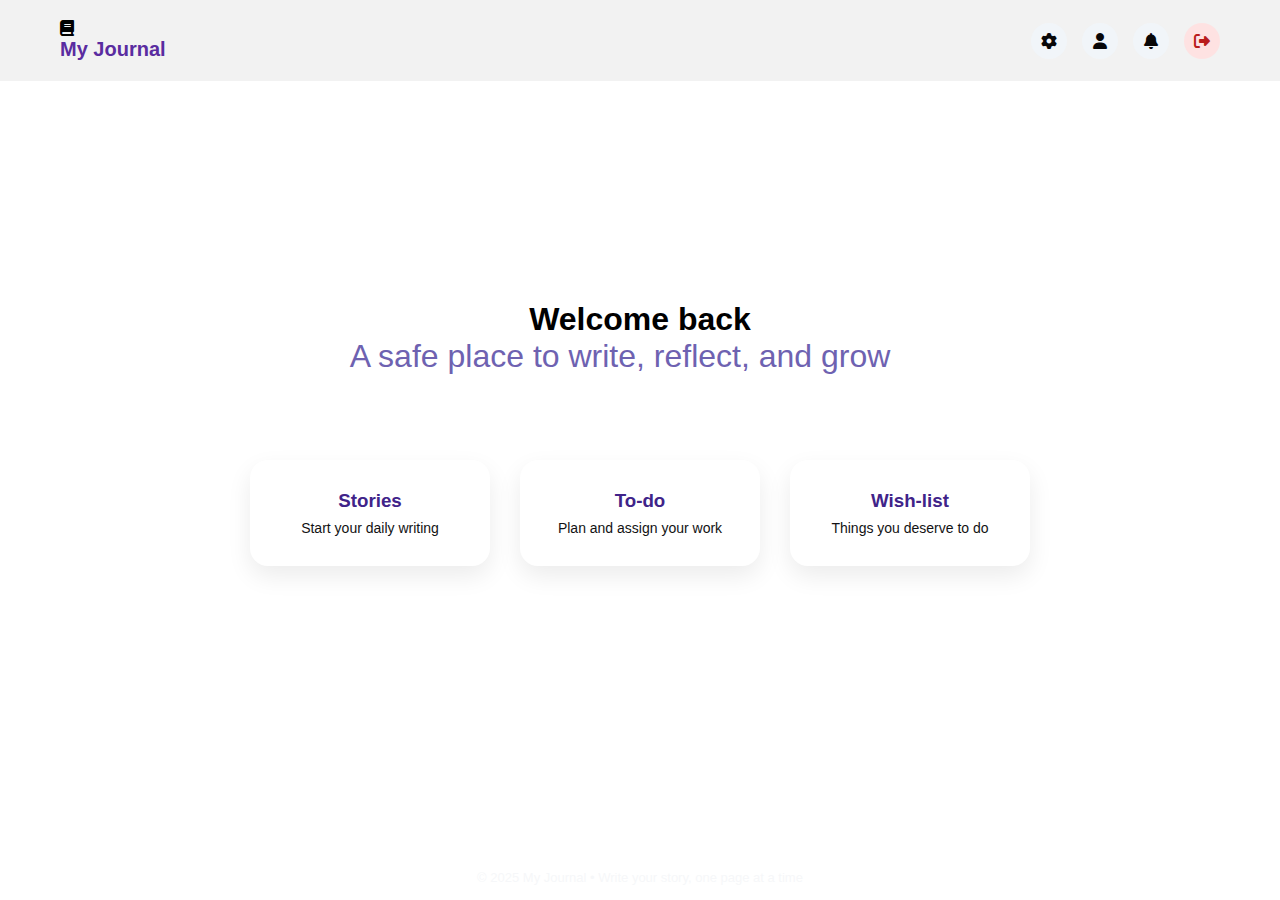
<file: index.html>
<!doctype html>
<html lang="en">
  <head>
    <meta charset="UTF-8" />
    <meta name="viewport" content="width=device-width, initial-scale=1.0" />
    <title>My Journal</title>

    <link
      rel="stylesheet"
      href="https://cdnjs.cloudflare.com/ajax/libs/font-awesome/6.5.1/css/all.min.css"
    />

    <link rel="stylesheet" href="./style.css" />
  </head>
  <body>
    <header class="navbar">
      <div class="left">
        <i class="fa-solid fa-book"></i>
        <h1 class="logo">My Journal</h1>
      </div>

      <div class="right">
        <a href="./pages/setting.html"><i class="fa-solid fa-gear"></i></a>
        <a href="./pages/profile.html"><i class="fa-solid fa-user"></i></a>
        <a href="#"><i class="fa-solid fa-bell"></i></a>
        <a href="./pages/login.html" class="logout"
          ><i class="fa-solid fa-right-from-bracket"></i>
        </a>
      </div>
    </header>

    <main class="container">
      <h1>Welcome back</h1>
      <p class="subtitle">A safe place to write, reflect, and grow</p>

      <div class="card-container">
        <a href="./pages/journal.html" class="card">
          <h3>Stories</h3>
          <p>Start your daily writing</p>
        </a>

        <a href="./pages/to-do-list.html" class="card">
          <h3>To-do</h3>
          <p>Plan and assign your work</p>
        </a>

        <a href="./pages/wish-list.html" class="card">
          <h3>Wish-list</h3>
          <p>Things you deserve to do</p>
        </a>
      </div>
    </main>

    <footer class="footer">
      © 2025 My Journal • Write your story, one page at a time
    </footer>
  </body>
</html>
</file>
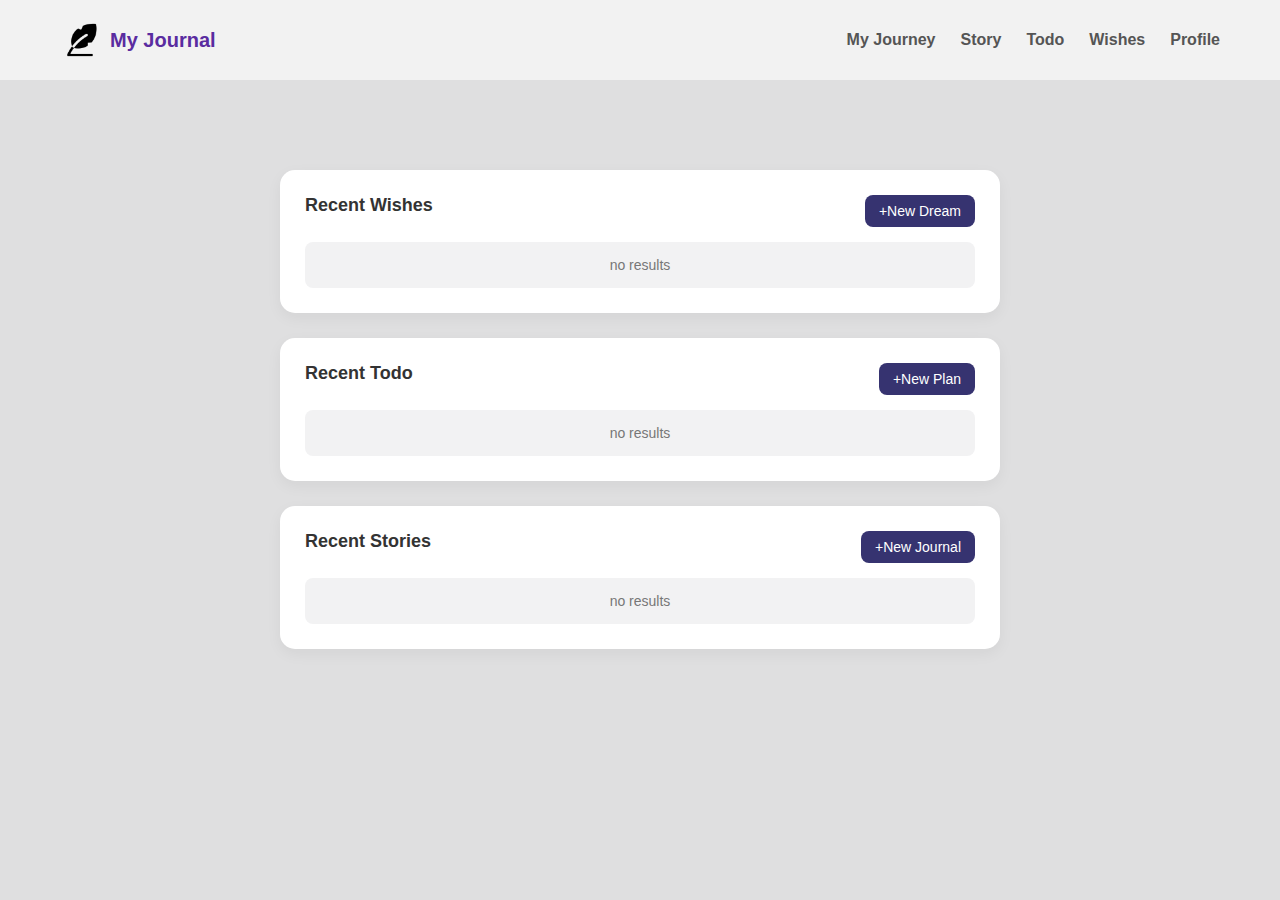
<file: pages/dashboard.html>
<!DOCTYPE html>
<html lang="en">
<head>
    <meta charset="UTF-8">
    <meta name="viewport" content="width=device-width, initial-scale=1.0">
    <title>DASHBOARD </title>
     <link
      rel="stylesheet"
      href="https://cdnjs.cloudflare.com/ajax/libs/font-awesome/6.5.1/css/all.min.css"
    />
    <link rel="stylesheet" href="../css/dashboard.css">
</head>
<body>
    
<!-- nav -->
<header>
    <div class="name">
        <a href="/index.html" class="story">
            <img src="/assets/book (1).png" class="book">
            <div class="logo">My Journal</div>
        </a>
    </div>

    <div class="features">
        <a href="./save-journal.html" class="story">My Journey</a>
        <a href="./journal.html" class="story">Story</a>
        <a href="./to-do-list.html" class="todo">Todo</a>
        <a href="./wish-list.html" class="wishe">Wishes</a>
        <a href="./profile.html" class="profile">Profile </a>
    </div>
</header>
<main>
<div class="container">
    <div class="card">
       <div class="add"> <p>Recent Stories</p> <button>+New Journal</button></div>
        <div class="result">no results</div>
    </div>
    <div class="card">
        <div class="add"><p>Recent Todo</p> <button>+New Plan</button></div>
        <div class="result">no results</div>
    </div>
    <div class="card">
        <div  class="add"><p>Recent Wishes</p> <button>+New Dream</button></div>
        <div class="result">no results</div>
    </div>
</div>
</main>

</body>
</html>
</file>
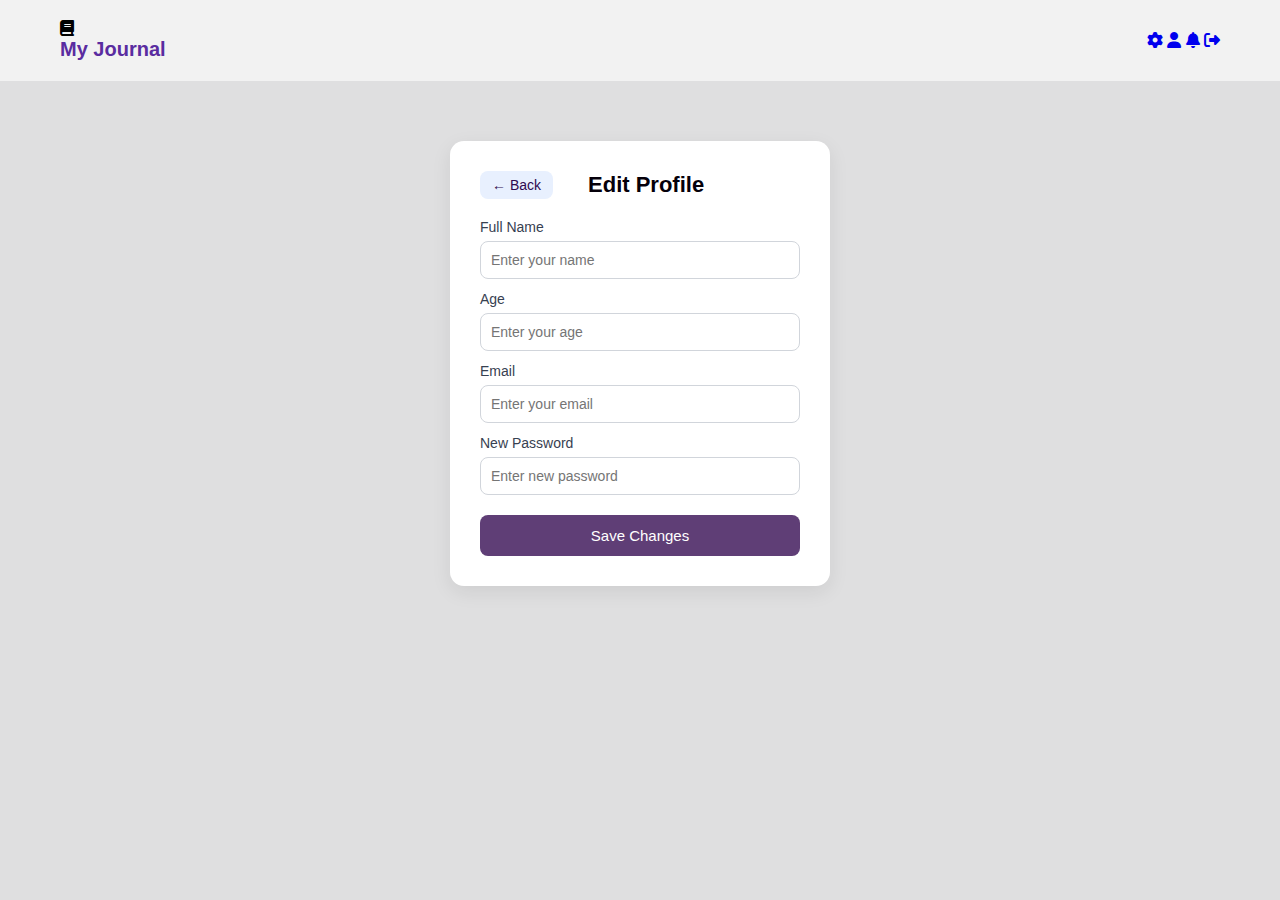
<file: pages/edit_profice.html>
<!doctype html>
<html lang="en">
  <head>
    <meta charset="UTF-8" />
    <meta name="viewport" content="width=device-width, initial-scale=1.0" />
    <title>Edit Profile</title>
    <link rel="stylesheet" href="../css/edit_profile.css" />
    <link
      rel="stylesheet"
      href="https://cdnjs.cloudflare.com/ajax/libs/font-awesome/6.5.0/css/all.min.css"
      crossorigin="anonymous"
      referrerpolicy="no-referrer"
    />
  </head>

  <body>
    <header>
      <div class="left-section">
        <i class="fa-solid fa-book"></i>
        <div class="logo">My Journal</div>
      </div>

      <div class="top-buttons">
        <a href="./setting.html" class="icon-btn"
          ><i class="fa-solid fa-gear"></i
        ></a>
        <a href="./profile.html" class="icon-btn"
          ><i class="fa-solid fa-user"></i
        ></a>
        <a href="#" class="icon-btn"><i class="fa-solid fa-bell"></i></a>
        <a href="./login.html" class="icon-btn logout"
          ><i class="fa-solid fa-right-from-bracket"></i>
        </a>
      </div>
    </header>

    <div class="container">
      <div class="edit-box">
        <div class="header">
          <a href="./profile.html" class="back-btn">← Back</a>
          <h2>Edit Profile</h2>
        </div>

        <form>
          <label for="name">Full Name</label>
          <input type="text" id="name" placeholder="Enter your name" required />

          <label for="age">Age</label>
          <input type="number" id="age" placeholder="Enter your age" required />

          <label for="email">Email</label>
          <input
            type="email"
            id="email"
            placeholder="Enter your email"
            required
          />

          <label for="password">New Password</label>
          <input
            type="password"
            id="password"
            placeholder="Enter new password"
            required
          />

          <button type="submit" class="save-btn">Save Changes</button>
        </form>
      </div>
    </div>
  </body>
</html>
</file>
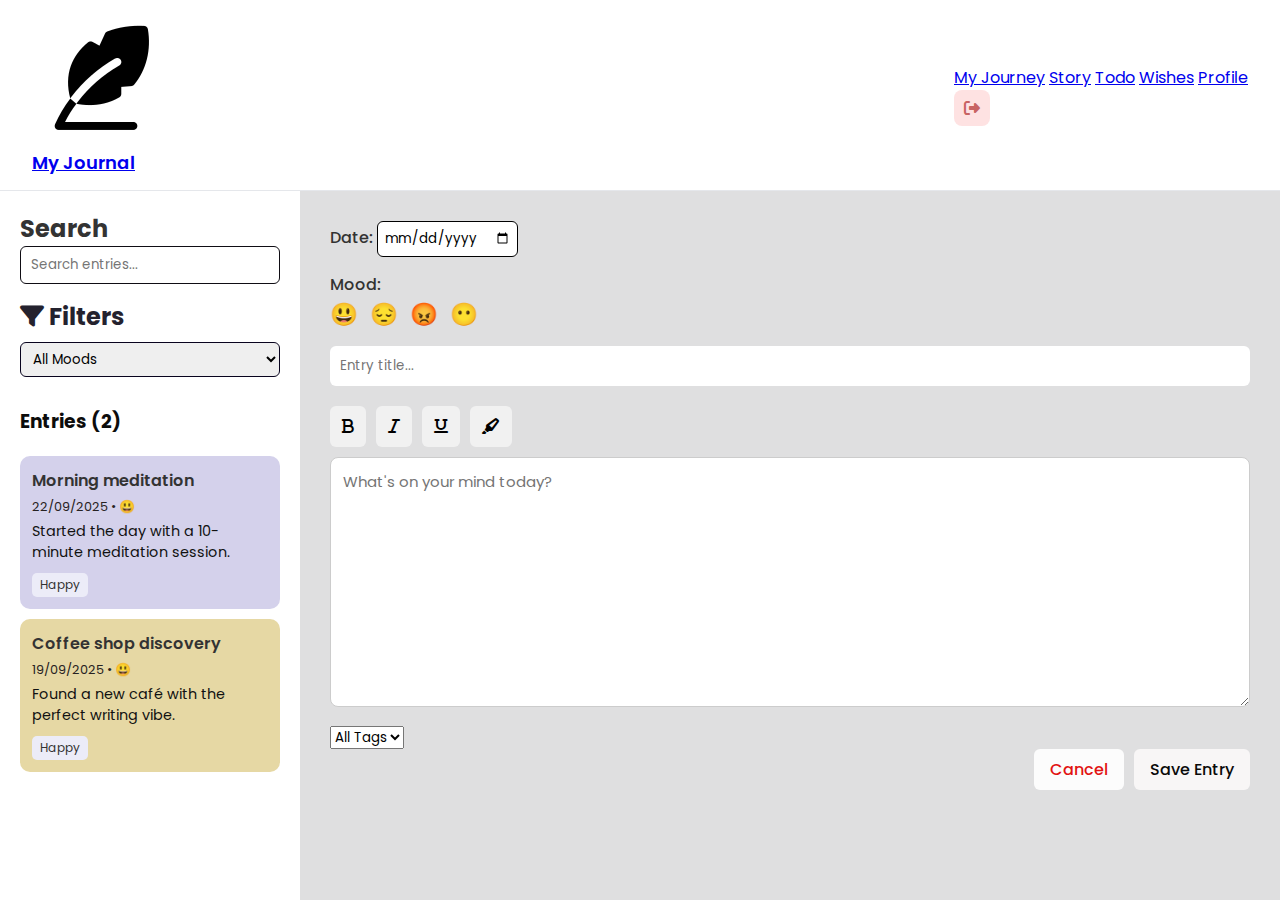
<file: pages/journal.html>
<!doctype html>
<html lang="en">
  <head>
    <meta charset="UTF-8" />
    <meta name="viewport" content="width=device-width, initial-scale=1.0" />
    <title>My Journal</title>

    <!-- Google Font -->
    <link
      href="https://fonts.googleapis.com/css2?family=Poppins:wght@400;500;600&display=swap"
      rel="stylesheet"
    />
    <link
      rel="stylesheet"
      href="https://cdnjs.cloudflare.com/ajax/libs/font-awesome/6.5.0/css/all.min.css"
      crossorigin="anonymous"
      referrerpolicy="no-referrer"
    />
    <link rel="stylesheet" href="../css/journal.css" />
  </head>

  <body>
    <header>
      <div class="name">
        <a href="/index.html" class="story">
            <img src="/assets/book (1).png" class="book">
            <div class="logo">My Journal</div>
        </a>
    </div>

       <div class="features">
        <a href="./save-journal.html" class="story">My Journey</a>
        <a href="./journal.html" class="story">Story</a>
        <a href="./to-do-list.html" class="todo">Todo</a>
        <a href="./wish-list.html" class="wishe">Wishes</a>
        <a href="./profile.html" class="profile">Profile </a>
        <a href="./login.html" class="icon-btn logout"><i class="fa-solid fa-right-from-bracket"></i></a>
      </div>

    </header>

    <div class="container">
      <aside class="sidebar">
        <div class="search-box">
          <h2>Search</h2>
          <input type="text" placeholder="Search entries..." />
        </div>

        <div class="filters">
          <h2><i class="fa-solid fa-filter"></i> Filters</h2>
          <div class="dropdowns">
            <select>
              <option>All Moods</option>
              <option>Happy</option>
              <option>Sad</option>
              <option>Excited</option>
              <option>Calm</option>
            </select>
          </div>
        </div>

        <div class="entries">
          <h3>Entries (2)</h3>
          <div class="entry">
            <div class="entry-title">Morning meditation</div>
            <div class="entry-date">22/09/2025 • 😃</div>
            <div class="entry-text">
              Started the day with a 10-minute meditation session.
            </div>
            <div class="tags">
              <div class="tag">Happy</div>
            </div>
          </div>

          <div class="entry yellow">
            <div class="entry-title">Coffee shop discovery</div>
            <div class="entry-date">19/09/2025 • 😃</div>
            <div class="entry-text">
              Found a new café with the perfect writing vibe.
            </div>
            <div class="tags">
              <div class="tag">Happy</div>
            </div>
          </div>
        </div>
      </aside>

      <main class="main">
        <div class="date">
          <label>Date:</label>
          <input type="date" />
        </div>

        <div class="mood">
          <label>Mood:</label>
          <div class="emojis">
            <button>😃</button>
            <button>😔</button>
            <button>😡</button>
            <button>😶</button>
          </div>
        </div>

        <input type="text" placeholder="Entry title..." class="title-input" />

        <div class="text-toolbar">
          <button class="tool-btn" id="bold-btn" title="Bold">
            <i class="fa-solid fa-bold"></i>
          </button>
          <button class="tool-btn" id="italic-btn" title="Italic">
            <i class="fa-solid fa-italic"></i>
          </button>
          <button class="tool-btn" id="underline-btn" title="Underline">
            <i class="fa-solid fa-underline"></i>
          </button>
          <button class="tool-btn" id="highlight-btn" title="Highlight">
            <i class="fa-solid fa-highlighter"></i>
          </button>
        </div>

        <textarea placeholder="What's on your mind today?"></textarea>

        <div class="filters">
          <select>
            <option>All Tags</option>
            <option>Happy</option>
            <option>Sad</option>
            <option>Angry</option>
            <option>Neutral</option>
          </select>
        </div>

        <div class="buttons">
          <a class="cancel" href="../index.html">Cancel</a>
          <a class="save" href="../pages/save.html">Save Entry</a>
        </div>
      </main>
    </div>
  </body>
</html>
</file>
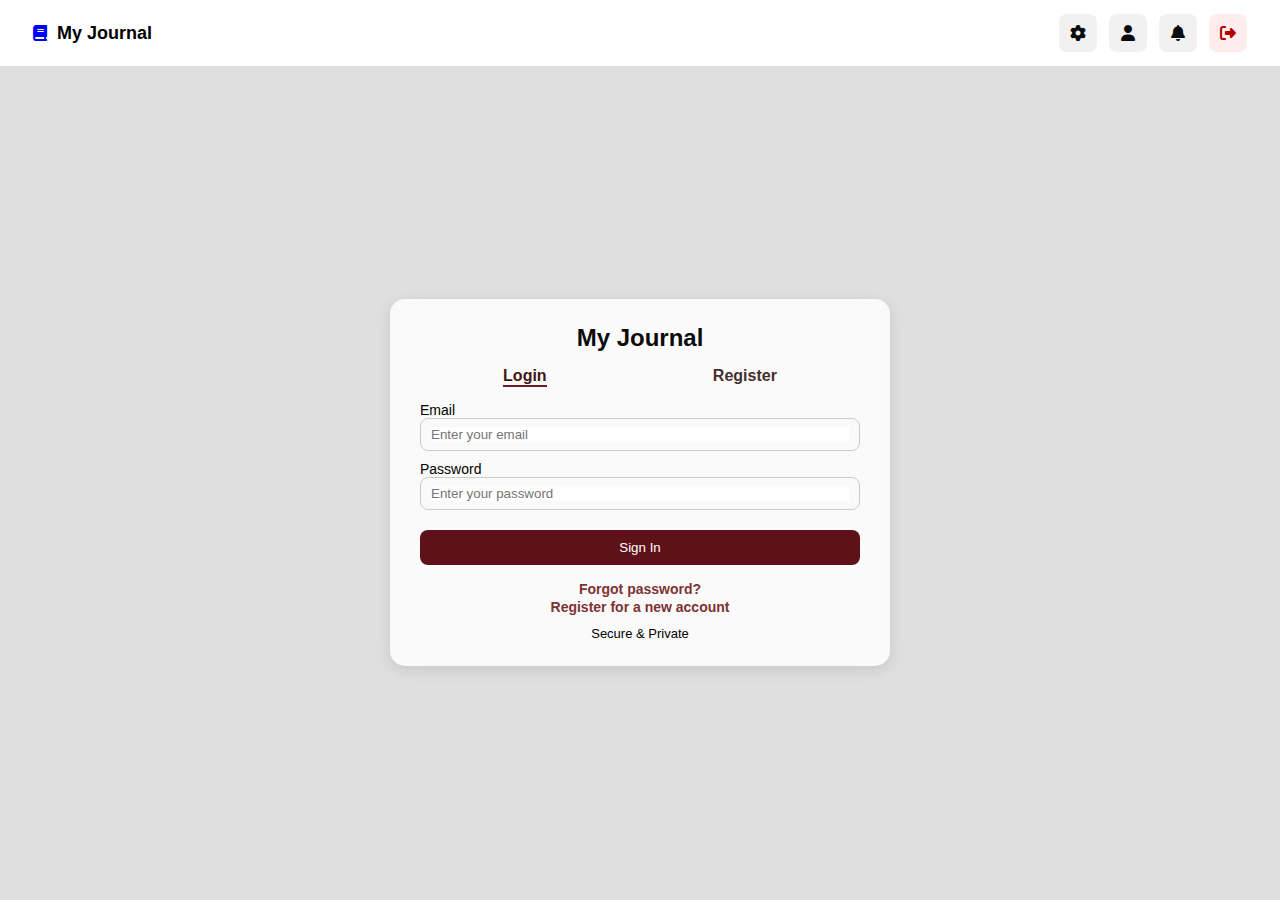
<file: pages/login.html>
<!doctype html>
<html lang="en">
  <head>
    <meta charset="UTF-8" />
    <meta name="viewport" content="width=device-width, initial-scale=1.0" />
    <title>My Journal - Login</title>
    <link
      rel="stylesheet"
      href="https://cdnjs.cloudflare.com/ajax/libs/font-awesome/6.5.0/css/all.min.css"
    />
    <link
      rel="stylesheet"
      href="https://cdnjs.cloudflare.com/ajax/libs/font-awesome/6.5.1/css/all.min.css"
    />
    <link rel="stylesheet" href="../css/login.css" />
  </head>

  <body>
    <header>
      <div class="left-section">
        <i class="fa-solid fa-book"></i>
        <div class="logo">My Journal</div>
      </div>

      <div class="top-buttons">
        <a href="../Pages/setting.html" class="icon-btn"
          ><i class="fa-solid fa-gear"></i
        ></a>
        <a href="../pages/profile.html" class="icon-btn"
          ><i class="fa-solid fa-user"></i
        ></a>
        <a href="#" class="icon-btn"><i class="fa-solid fa-bell"></i></a>
        <a href="../Pages/login.html" class="icon-btn logout"
          ><i class="fa-solid fa-right-from-bracket"></i>
        </a>
      </div>
    </header>
    <main class="login-wrapper">
      <div class="login-box">
        <div class="logo-box">
          <h2>My Journal</h2>
        </div>

        <div class="tabs">
          <p class="active">Login</p>
          <a href="./register.html">Register</a>
        </div>

        <form>
          <label>Email</label>
          <div class="input-field">
            <span class="input-icon"></span>
            <input type="email" placeholder="Enter your email" required />
          </div>

          <label>Password</label>
          <div class="input-field">
            <span class="input-icon"></span>
            <input type="password" placeholder="Enter your password" required />
          </div>

          <button type="submit" class="login-btn">Sign In</button>

          <div class="extra-links">
            <a href="#">Forgot password?</a><br />
            <a href="./register.html">Register for a new account</a>
          </div>

          <p class="secure">Secure & Private</p>
        </form>
      </div>
    </main>
  </body>
</html>
</file>
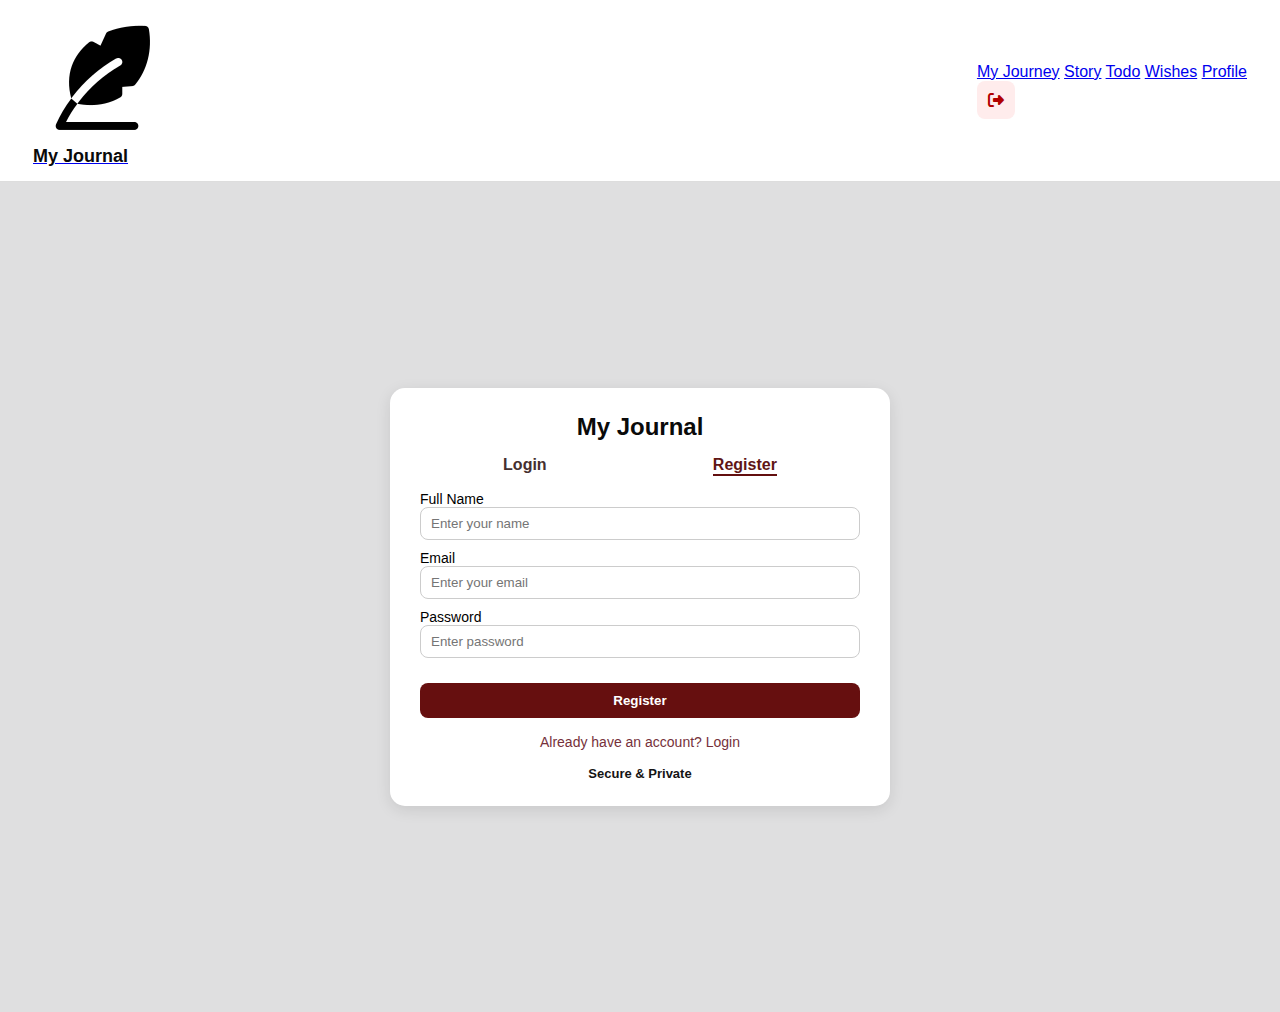
<file: pages/register.html>
<!doctype html>
<html lang="en">
  <head>
    <meta charset="UTF-8" />
    <meta name="viewport" content="width=device-width, initial-scale=1.0" />
    <title>My Journal - Register</title>

    <link
      rel="stylesheet"
      href="https://cdnjs.cloudflare.com/ajax/libs/font-awesome/6.5.0/css/all.min.css"
    />
    <link
      rel="stylesheet"
      href="https://cdnjs.cloudflare.com/ajax/libs/font-awesome/6.5.1/css/all.min.css"
    />
    <link rel="stylesheet" href="../css/register.css" />
  </head>

  <body>
    <header>
       <div class="name">
        <a href="/index.html" class="story">
            <img src="/assets/book (1).png" class="book">
            <div class="logo">My Journal</div>
        </a>
    </div>

    
      <div class="features">
        <a href="./save-journal.html" class="story">My Journey</a>
        <a href="./journal.html" class="story">Story</a>
        <a href="./to-do-list.html" class="todo">Todo</a>
        <a href="./wish-list.html" class="wishe">Wishes</a>
        <a href="./profile.html" class="profile">Profile </a>
        <a href="./login.html" class="icon-btn logout"><i class="fa-solid fa-right-from-bracket"></i></a>
      </div>

    </header>

    <div class="page-wrapper">
      <div class="container">
        <div class="login-box">
          <h2>My Journal</h2>

          <div class="tabs">
            <a href="./login.html">Login</a>
            <p class="active">Register</p>
          </div>

          <form>
            <label>Full Name</label>
            <div class="input-field">
              <input type="text" placeholder="Enter your name" required />
            </div>

            <label>Email</label>
            <div class="input-field">
              <input type="email" placeholder="Enter your email" required />
            </div>

            <label>Password</label>
            <div class="input-field">
              <input type="password" placeholder="Enter password" required />
            </div>

            <button class="login-btn">Register</button>

            <div class="extra-links">
              <a href="./login.html">Already have an account? Login</a>
            </div>

            <p class="secure">Secure & Private</p>
          </form>
        </div>
      </div>
    </div>
  </body>
</html>
</file>
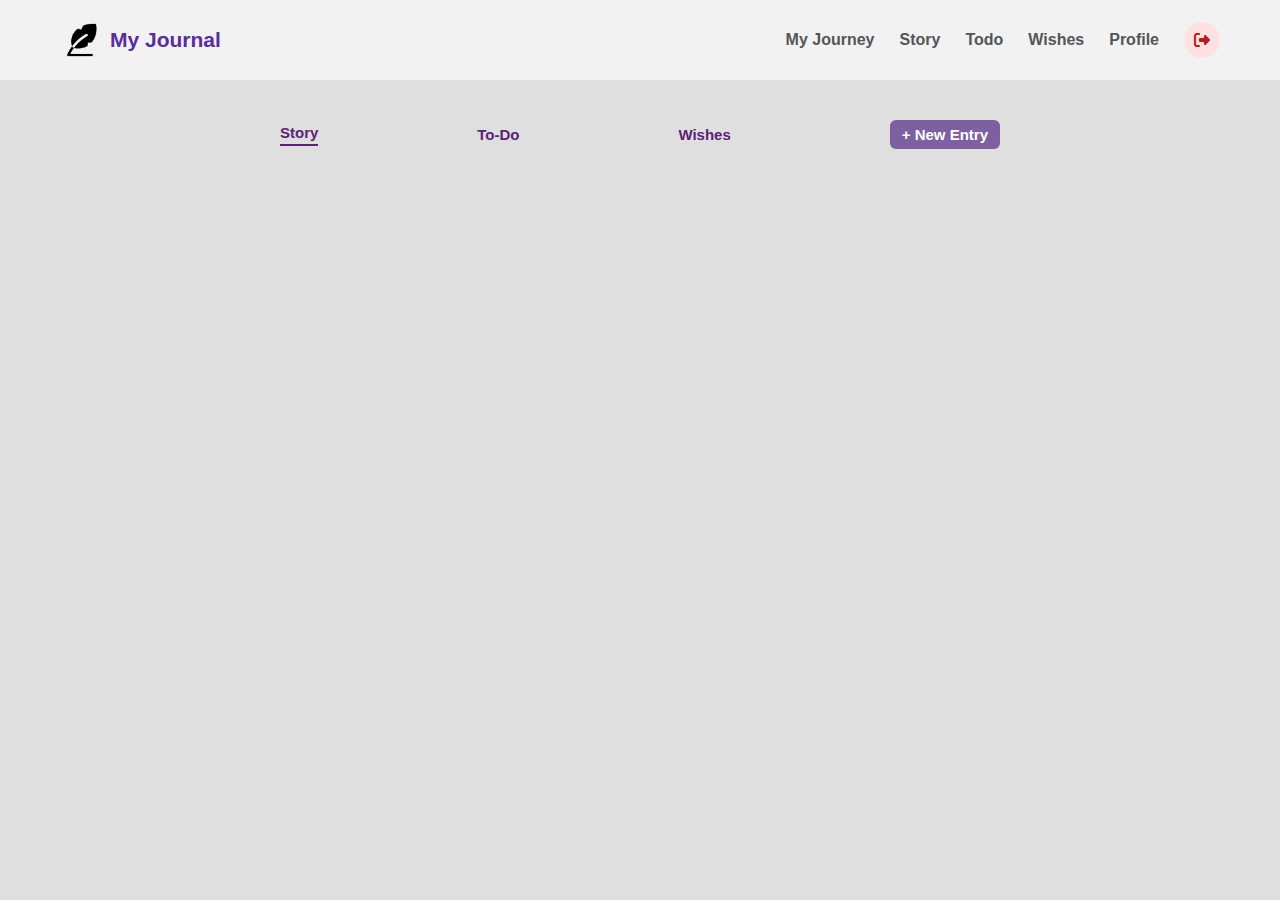
<file: pages/save-journal.html>
<!doctype html>
<html lang="en">
<head>
  <meta charset="UTF-8" />
  <meta name="viewport" content="width=device-width, initial-scale=1.0" />
  <title>Saved Journal</title>
    <link rel="stylesheet" href="https://cdnjs.cloudflare.com/ajax/libs/font-awesome/6.5.1/css/all.min.css">
  <link rel="stylesheet" href="../css/save-journal.css" />
</head>
<body>

  <header class="navbar">
       <div class="name">
        <a href="/index.html" class="story">
            <img src="/assets/book (1).png" class="book">
            <div class="logo">My Journal</div>
        </a>
    </div>

 <div class="features">
        <a href="./save-journal.html" class="story">My Journey</a>
        <a href="./journal.html" class="story">Story</a>
        <a href="./to-do-list.html" class="todo">Todo</a>
        <a href="./wish-list.html" class="wishe">Wishes</a>
        <a href="./profile.html" class="profile">Profile </a>
        <a href="./pages/login.html" class="logout"><i class="fa-solid fa-right-from-bracket"></i></a>
      </div>
    </header>

  <div class="container">

    <!-- Tabs -->
    <div class="tabs">
      <p class="active">Story</p>
      <a href="./save-todo.html">To-Do</a>
      <a href="./save.wish.html">Wishes</a>
      <a href="./journal.html" class="new-entry">+ New Entry</a>
    </div>

  <div id="demo"></div>

  </div>

<script>
      const container = document.getElementById("demo");

      fetch("http://127.0.0.1:8000/stories/user/1")
        .then((response) => response.json())
        .then((data) => {
          console.log(data);

          data.forEach((story) => {
            const card = document.createElement("div");
            card.classList.add("card");

            card.innerHTML = `
            <div class="home">
              <h3>${story.title}</h3>
              <button class="delete-btn">Delete</button></div>
              <p>${story.mood} - ${story.date}</p>
              <p>${story.story}</p>
            `;

            container.appendChild(card);   
          });
        })
        .catch((error) => console.log(error));
</script>



</body>
</html>
</file>
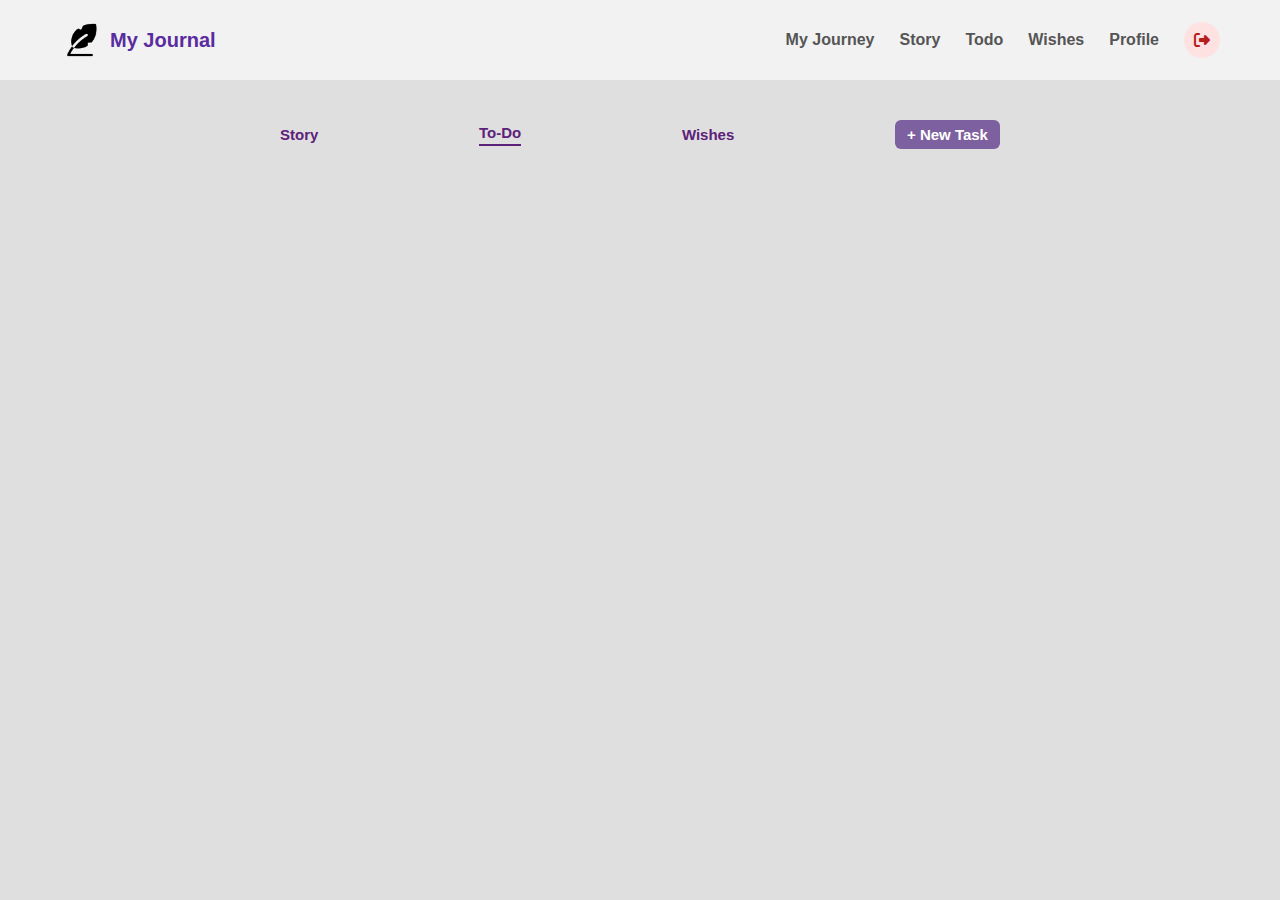
<file: pages/save-todo.html>
<!doctype html>
<html lang="en">
<head>
  <meta charset="UTF-8" />
  <meta name="viewport" content="width=device-width, initial-scale=1.0" />
  <title>Saved To-Do</title>
  <link rel="stylesheet" href="https://cdnjs.cloudflare.com/ajax/libs/font-awesome/6.5.1/css/all.min.css">
  <link rel="stylesheet" href="../css/save-todo.css" />
</head>
<body>
  <header class="navbar">
       <div class="name">
        <a href="/index.html" class="story">
            <img src="/assets/book (1).png" class="book">
            <div class="logo">My Journal</div>
        </a>
    </div>

      <div class="features">
        <a href="./save-journal.html" class="story">My Journey</a>
        <a href="./journal.html" class="story">Story</a>
        <a href="./to-do-list.html" class="todo">Todo</a>
        <a href="./wish-list.html" class="wishe">Wishes</a>
        <a href="./profile.html" class="profile">Profile </a>
        <a href="./login.html" class="icon-btn logout"><i class="fa-solid fa-right-from-bracket"></i></a>
      </div>
    </header>

  <div class="container">

    <!-- Top Tabs -->
    <div class="tabs">
      <a href="./save-journal.html">Story</a>
      <p class="active">To-Do</p>
      <a href="./save.wish.html">Wishes</a>
      <a href="./to-do-list.html" class="new-task">+ New Task</a>
    </div>

    <div id="demo"></div>
    <script>
      const container = document.getElementById("demo");

      fetch("http://127.0.0.1:8000/todos/user/1")
        .then((response) => response.json())
        .then((data) => {
          console.log(data);

          data.forEach((todo) => {
            const card = document.createElement("div");
            card.classList.add("card");

            card.innerHTML = `
              <h3>${todo.task}</h3>
              <p>Date: ${todo.date}</p>
              <p>Time: ${todo.time}</p>
              <p>Status: ${todo.status}</p>
            `;

            container.appendChild(card);
          });
        })
        .catch((error) => console.log(error));
    </script>

</body>
</html>
</file>
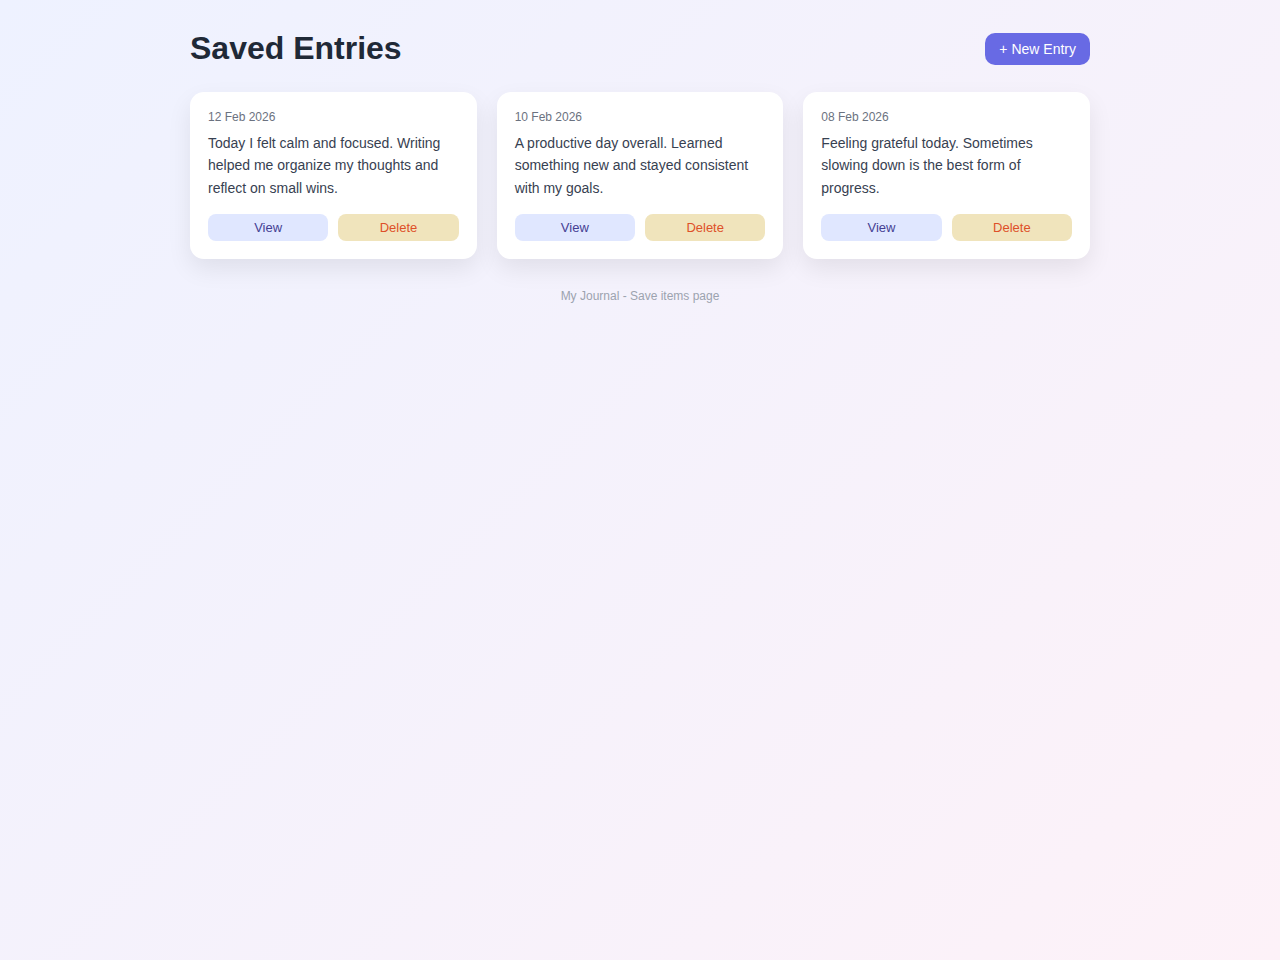
<file: pages/save.html>
<!doctype html>
<html lang="en">
  <head>
    <meta charset="UTF-8" />
    <meta name="viewport" content="width=device-width, initial-scale=1.0" />
    <title>Saved Journal Entries</title>
    <link rel="stylesheet" href="../css/save.css" />
  </head>
  <body>
    <div class="page">
      <header>
        <h1>Saved Entries</h1>
        <a href="/pages/journal.html">+ New Entry</a>
      </header>

      <section class="entries">
        <!-- Saved Item Card -->
        <div class="entry-card">
          <div>
            <div class="entry-date">12 Feb 2026</div>
            <div class="entry-text">
              Today I felt calm and focused. Writing helped me organize my
              thoughts and reflect on small wins.
            </div>
          </div>
          <div class="entry-actions">
            <button class="view-btn">View</button>
            <button class="delete-btn">Delete</button>
          </div>
        </div>

        <!-- Saved Item Card -->
        <div class="entry-card">
          <div>
            <div class="entry-date">10 Feb 2026</div>
            <div class="entry-text">
              A productive day overall. Learned something new and stayed
              consistent with my goals.
            </div>
          </div>
          <div class="entry-actions">
            <button class="view-btn">View</button>
            <button class="delete-btn">Delete</button>
          </div>
        </div>

        <!-- Saved Item Card -->
        <div class="entry-card">
          <div>
            <div class="entry-date">08 Feb 2026</div>
            <div class="entry-text">
              Feeling grateful today. Sometimes slowing down is the best form of
              progress.
            </div>
          </div>
          <div class="entry-actions">
            <button class="view-btn">View</button>
            <button class="delete-btn">Delete</button>
          </div>
        </div>
      </section>

      <footer>My Journal - Save items page </footer>
    </div>
  </body>
</html>
</file>
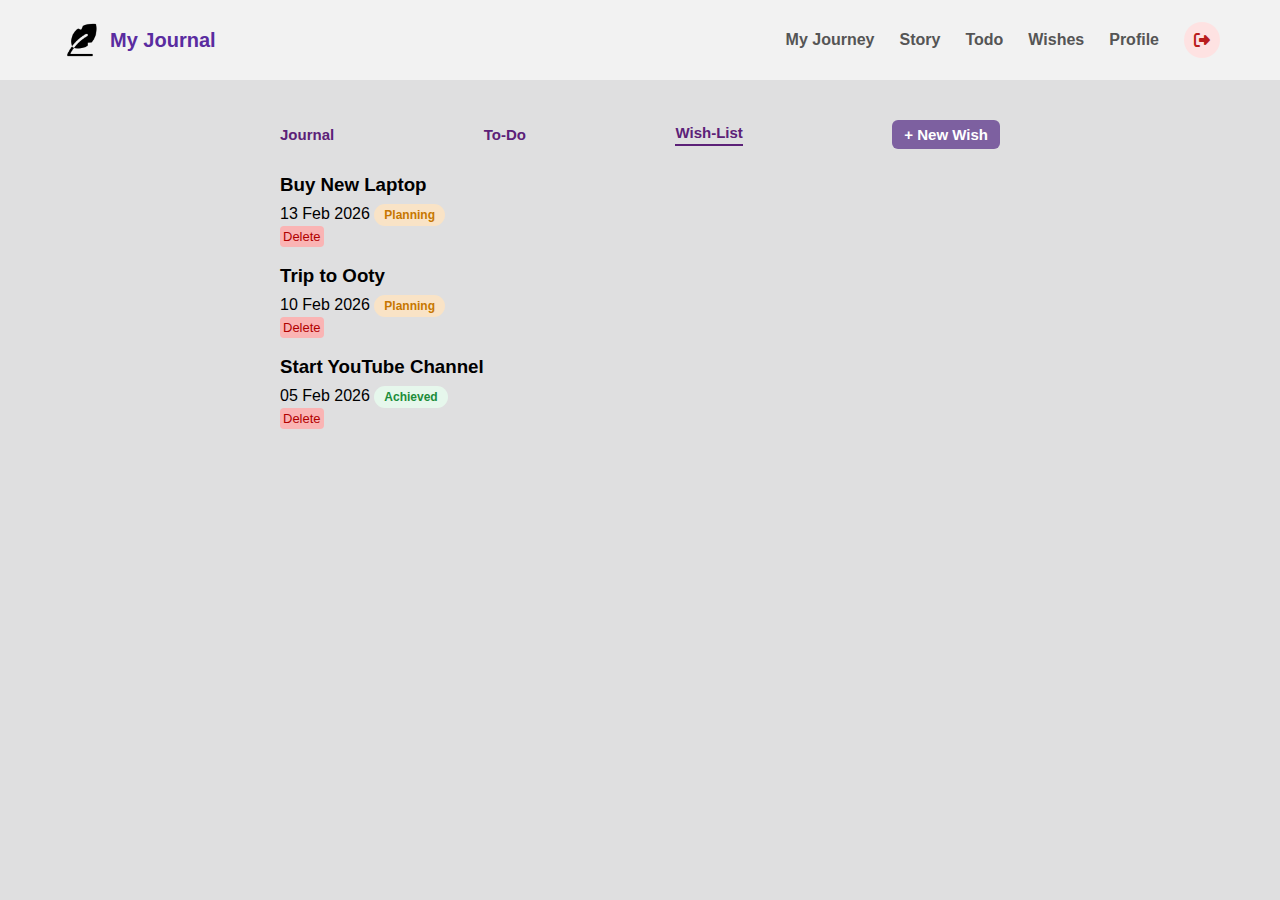
<file: pages/save.wish.html>
<!doctype html>
<html lang="en">
<head>
  <meta charset="UTF-8" />
  <meta name="viewport" content="width=device-width, initial-scale=1.0" />
  <title>Saved Wish-List</title>
  <link rel="stylesheet" href="https://cdnjs.cloudflare.com/ajax/libs/font-awesome/6.5.1/css/all.min.css">
  <link rel="stylesheet" href="../css/save-wish.css" />
</head>

<body>  
    
    <header>
     <div class="name">
        <a href="/index.html" class="story">
            <img src="/assets/book (1).png" class="book">
            <div class="logo">My Journal</div>
        </a>
    </div>

   <div class="features">
        <a href="./save-journal.html" class="story">My Journey</a>
        <a href="./journal.html" class="story">Story</a>
        <a href="./to-do-list.html" class="todo">Todo</a>
        <a href="./wish-list.html" class="wishe">Wishes</a>
        <a href="./profile.html" class="profile">Profile </a>
        <a href="./pages/login.html" class="logout"><i class="fa-solid fa-right-from-bracket"></i></a>
      </div>
    </header>
<main class="container">
    <div class="tabs">
      <a href="./save-journal.html">Journal</a>
      <a href="./save-todo.html">To-Do</a>
      <p class="active">Wish-List</p>
      <a href="./wish-list.html" class="new-task">+ New Wish</a>
    </div>

    <!-- Cards -->
    <div class="card-wrapper">

      <div class="wish-card">
        <div class="wish-info">
          <h3>Buy New Laptop</h3>
          <span> 13 Feb 2026</span>
          <div class="status pending">Planning</div>
        </div>
        <button class="delete-btn">Delete</button>
      </div>

      <div class="wish-card">
        <div class="wish-info">
          <h3>Trip to Ooty</h3>
          <span> 10 Feb 2026</span>
          <div class="status pending">Planning</div>
        </div>
        <button class="delete-btn">Delete</button>
      </div>

      <div class="wish-card">
        <div class="wish-info">
          <h3>Start YouTube Channel</h3>
          <span> 05 Feb 2026</span>
          <div class="status achieved">Achieved</div>
        </div>
        <button class="delete-btn">Delete</button>
      </div>

    </div>

  </div>
</main>
</body>
</html>
</file>
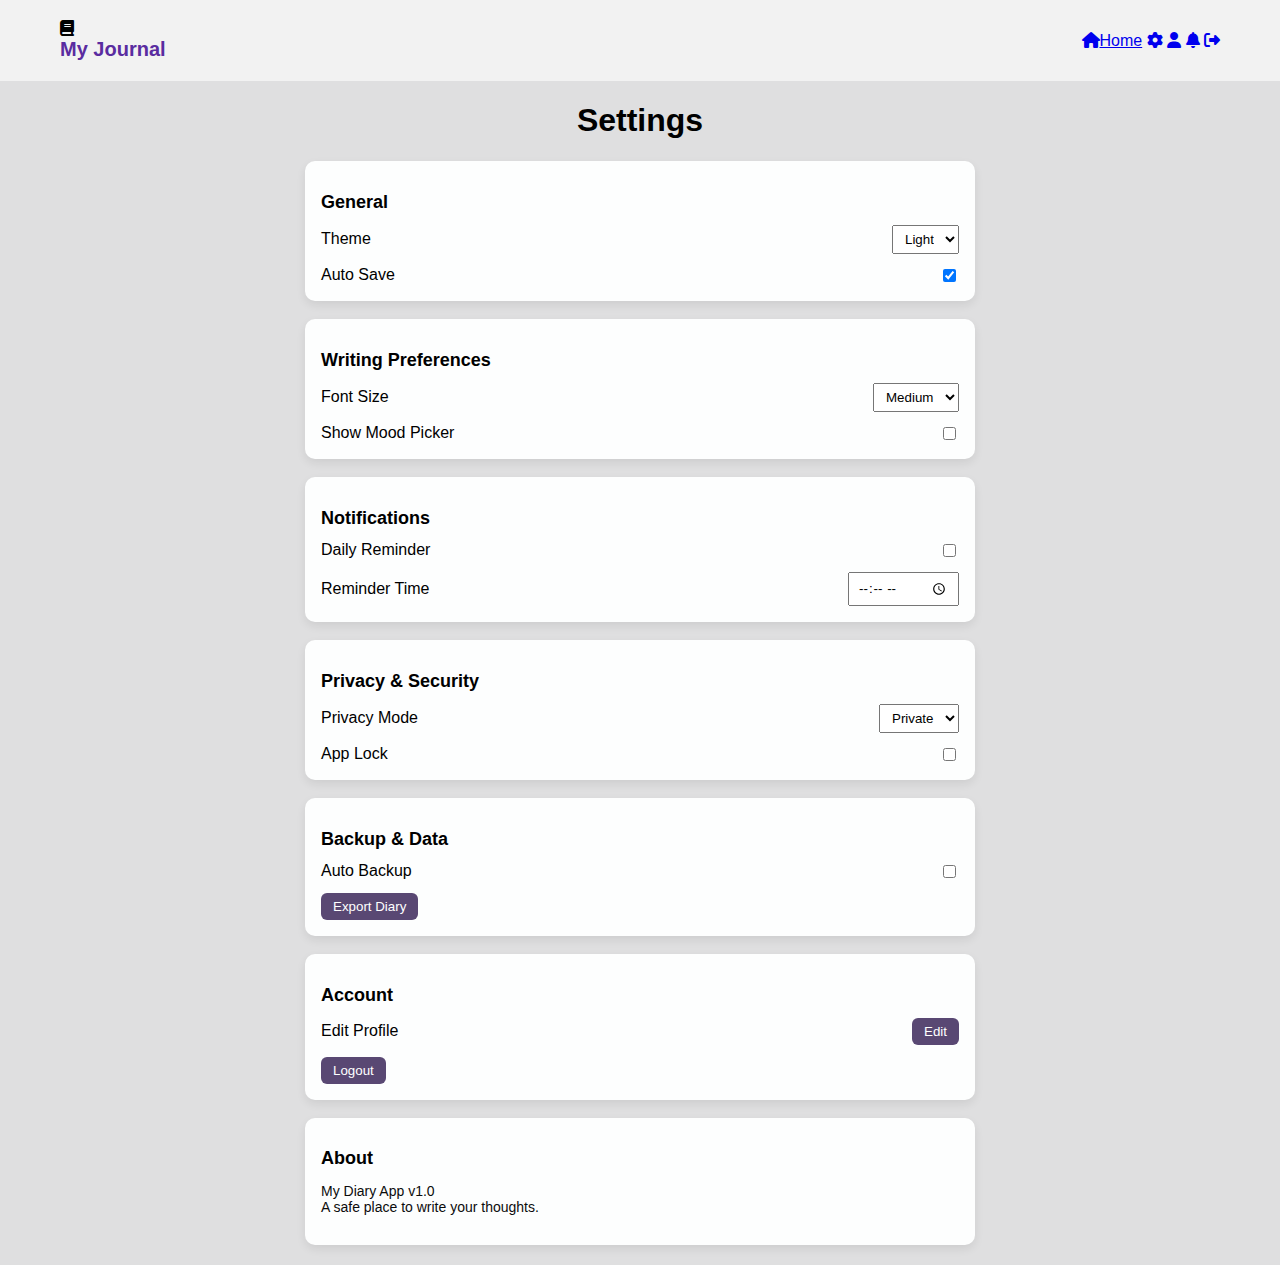
<file: pages/setting.html>
<!doctype html>
<html lang="en">
  <head>
    <meta charset="UTF-8" />
    <meta name="viewport" content="width=device-width, initial-scale=1.0" />
    <title>Diary Settings</title>
    <link rel="stylesheet" href="../css/setting.css" />
    <link
      rel="stylesheet"
      href="https://cdnjs.cloudflare.com/ajax/libs/font-awesome/6.5.1/css/all.min.css"
    />
  </head>

  <body>
    <header>
      <div class="left-section">
        <i class="fa-solid fa-book"></i>
        <div class="logo">My Journal</div>
      </div>

      <div class="top-buttons">
        <a href="../index.html" class="home-btn"
          ><i class="fa-solid fa-house"></i><span>Home</span></a
        >
        <a href="./setting.html" class="icon-btn"
          ><i class="fa-solid fa-gear"></i
        ></a>
        <a href="./profile.html" class="icon-btn"
          ><i class="fa-solid fa-user"></i
        ></a>
        <a href="#" class="icon-btn"><i class="fa-solid fa-bell"></i></a>
        <a href="./login.html" class="icon-btn logout"
          ><i class="fa-solid fa-right-from-bracket"></i
        ></a>
      </div>
    </header>

    <h1 class="set">Settings</h1>
    <main class="container">
      <section class="card">
        <h2>General</h2>
        <div class="row">
          <span>Theme</span>
          <select>
            <option>Light</option>
            <option>Dark</option>
          </select>
        </div>
        <div class="row">
          <span>Auto Save</span>
          <input type="checkbox" checked />
        </div>
      </section>

      <section class="card">
        <h2>Writing Preferences</h2>
        <div class="row">
          <span>Font Size</span>
          <select>
            <option>Small</option>
            <option selected>Medium</option>
            <option>Large</option>
          </select>
        </div>
        <div class="row">
          <span>Show Mood Picker</span>
          <input type="checkbox" />
        </div>
      </section>

      <section class="card">
        <h2>Notifications</h2>
        <div class="row">
          <span>Daily Reminder</span>
          <input type="checkbox" />
        </div>
        <div class="row">
          <span>Reminder Time</span>
          <input type="time" />
        </div>
      </section>

      <section class="card">
        <h2>Privacy & Security</h2>
        <div class="row">
          <span>Privacy Mode</span>
          <select>
            <option>Private</option>
            <option>Public</option>
          </select>
        </div>
        <div class="row">
          <span>App Lock</span>
          <input type="checkbox" />
        </div>
      </section>

      <section class="card">
        <h2>Backup & Data</h2>
        <div class="row">
          <span>Auto Backup</span>
          <input type="checkbox" />
        </div>
        <div class="row">
          <button class="btn">Export Diary</button>
        </div>
      </section>

      <section class="card">
        <h2>Account</h2>
        <div class="row">
          <span>Edit Profile</span>
          <button class="btn">Edit</button>
        </div>
        <div class="row">
          <button class="btn danger">Logout</button>
        </div>
      </section>

      <section class="card">
        <h2>About</h2>
        <p class="text">
          My Diary App v1.0 <br />
          A safe place to write your thoughts.
        </p>
      </section>
    </main>
  </body>
</html>
</file>
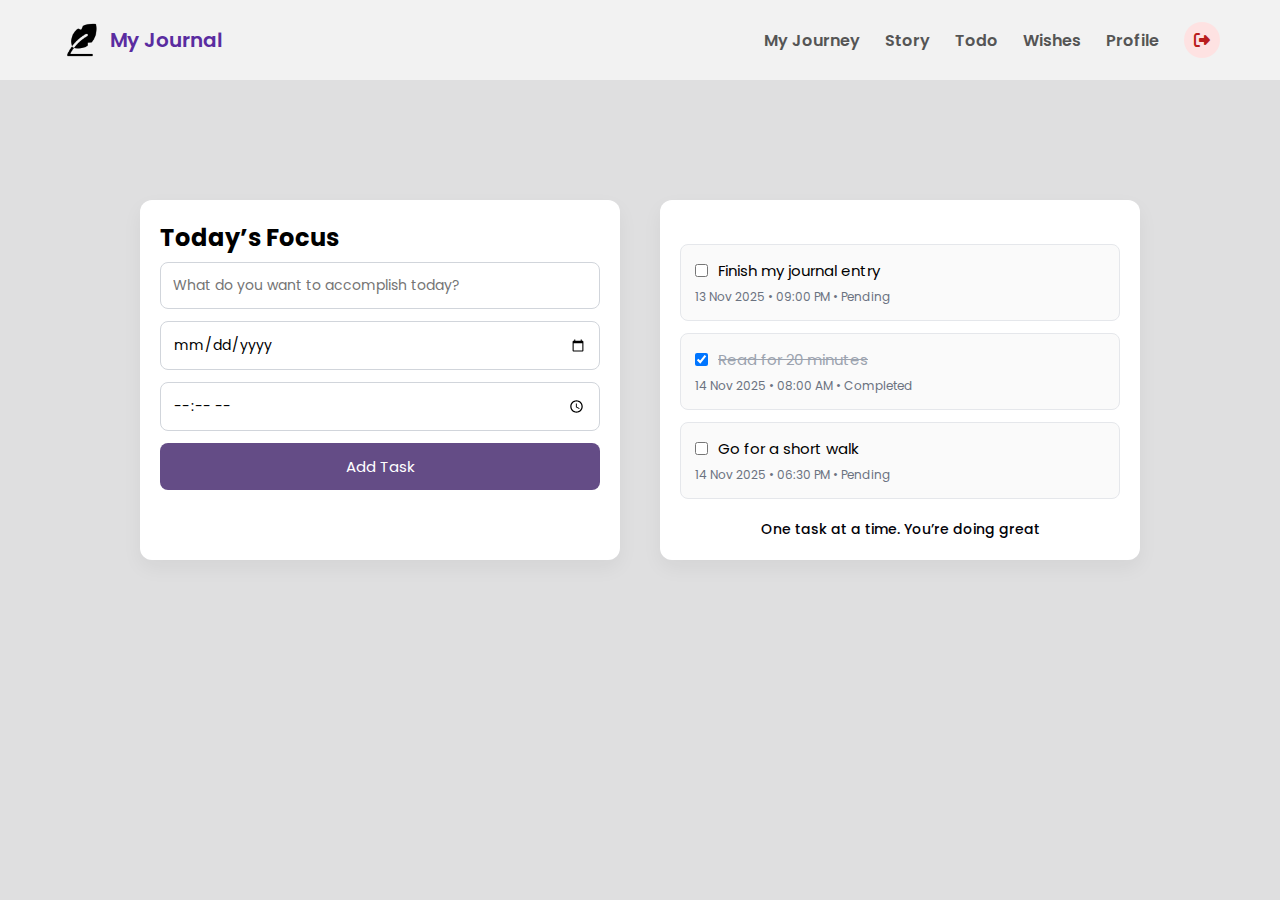
<file: pages/to-do-list.html>
<!doctype html>
<html lang="en">
  <head>
    <meta charset="UTF-8" />
    <meta name="viewport" content="width=device-width, initial-scale=1.0" />
    <title>My Journal – To-Do</title>

    <link
      href="https://fonts.googleapis.com/css2?family=Poppins:wght@400;500;600&display=swap"
      rel="stylesheet"
    />
    <link
      rel="stylesheet"
      href="https://cdnjs.cloudflare.com/ajax/libs/font-awesome/6.5.0/css/all.min.css"
    />
    <link rel="stylesheet" href="../css/to-do.css" />
  </head>

  <body>
    <header>
      <div class="name">
        <a href="/index.html" class="story">
            <img src="/assets/book (1).png" class="book">
            <div class="logo">My Journal</div>
        </a>
    </div>
 <div class="features">
        <a href="./save-journal.html" class="story">My Journey</a>
        <a href="./journal.html" class="story">Story</a>
        <a href="./to-do-list.html" class="todo">Todo</a>
        <a href="./wish-list.html" class="wishe">Wishes</a>
        <a href="./profile.html" class="profile">Profile </a>
        <a href="./login.html" class="logout"
          ><i class="fa-solid fa-right-from-bracket"></i>
        </a>
      </div>
    </header>

    <main>
      <section class="todo-container">
        <h2>Today’s Focus</h2>

        <form class="todo-form">
          <input
            type="text"
            placeholder="What do you want to accomplish today?"
            required
          />
          <input type="date" required />
          <input type="time" required />
          <button type="submit" class="add-btn">Add Task</button>
        </form>
        
</section>
<section class="todo-container">
        <ul class="todo-list">
          <li>
            <div class="task-top">
              <input type="checkbox" />
              <span>Finish my journal entry</span>
            </div>
            <small> 13 Nov 2025 • 09:00 PM • Pending</small>
          </li>

          <li>
            <div class="task-top">
              <input type="checkbox" checked />
              <span>Read for 20 minutes</span>
            </div>
            <small> 14 Nov 2025 • 08:00 AM • Completed</small>
          </li>

          <li>
            <div class="task-top">
              <input type="checkbox" />
              <span>Go for a short walk</span>
            </div>
            <small> 14 Nov 2025 • 06:30 PM • Pending</small>
          </li>
        </ul>
        <p class="footer-quote">One task at a time. You’re doing great</p>
      </section>
    </main>
  </body>
</html>
</file>
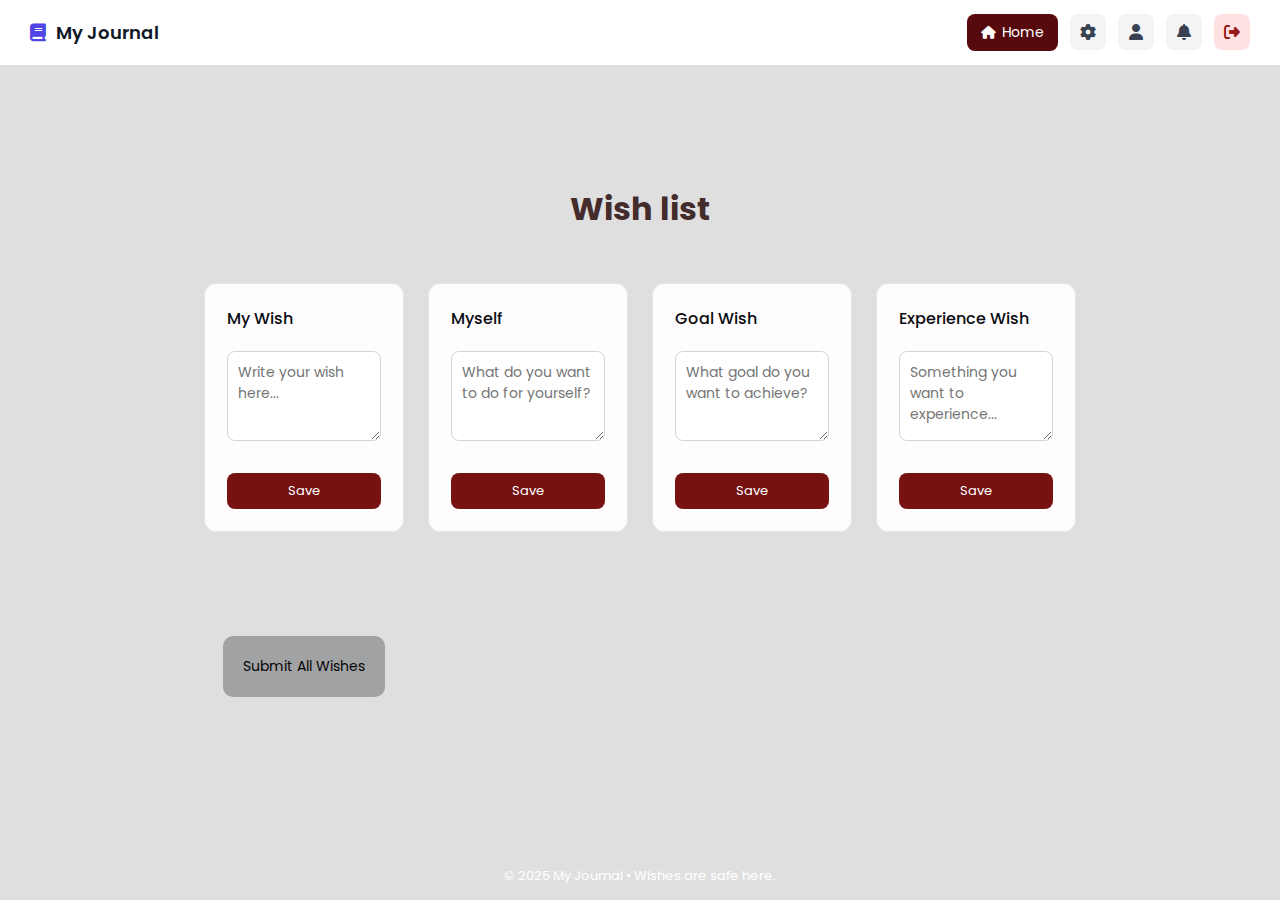
<file: pages/wish-list.html>
<!doctype html>
<html lang="en">
  <head>
    <meta charset="UTF-8" />
    <title>My Wishes</title>
    <meta name="viewport" content="width=device-width, initial-scale=1.0" />
    <link
      href="https://fonts.googleapis.com/css2?family=Poppins:wght@400;500;600&display=swap"
      rel="stylesheet"
    />
    <link
      rel="stylesheet"
      href="https://cdnjs.cloudflare.com/ajax/libs/font-awesome/6.5.1/css/all.min.css"
    />
    <link rel="stylesheet" href="../css/wish-list.css" />
  </head>

  <body>
    <header>
      <div class="left-section">
        <i class="fa-solid fa-book"></i>
        <div class="logo">My Journal</div>
      </div>

      <div class="top-buttons">
        <a href="../index.html" class="home-btn"
          ><i class="fa-solid fa-house"></i><span>Home</span></a
        >
        <a href="./setting.html" class="icon-btn"
          ><i class="fa-solid fa-gear"></i
        ></a>
        <a href="./profile.html" class="icon-btn"
          ><i class="fa-solid fa-user"></i
        ></a>
        <a href="#" class="icon-btn"><i class="fa-solid fa-bell"></i></a>
        <a href="./login.html" class="icon-btn logout"
          ><i class="fa-solid fa-right-from-bracket"></i
        ></a>
      </div>
    </header>
    <!-- main -->
    <main class="container">
      <h1 class="wish_list">Wish list</h1>
      <form class="card-container" action="../index.html">
        <div class="card">
          <h3>My Wish</h3>
          <textarea placeholder="Write your wish here..."></textarea>
          <button type="button">Save</button>
        </div>

        <div class="card">
          <h3>Myself</h3>
          <textarea
            placeholder="What do you want to do for yourself?"
          ></textarea>
          <button type="button">Save</button>
        </div>

        <div class="card">
          <h3>Goal Wish</h3>
          <textarea placeholder="What goal do you want to achieve?"></textarea>
          <button type="button">Save</button>
        </div>

        <div class="card">
          <h3>Experience Wish</h3>
          <textarea
            placeholder="Something you want to experience..."
          ></textarea>
          <button type="button">Save</button>
        </div>
        <div class="sub-btn">
          <button type="submit" class="submit-btn">Submit All Wishes</button>
        </div>
        
      </form>
      
    </main>

    <footer class="footer">© 2025 My Journal • Wishes are safe here.</footer>
  </body>
</html>
</file>
<file: style.css>
* {
  margin: 0;
  padding: 0;
  box-sizing: border-box;
  font-family: "Poppins", sans-serif;
}

body {
  min-height: 100vh;
  display: flex;
  flex-direction: column;
}
body{
  background-image: url("https://static.vecteezy.com/system/resources/thumbnails/065/899/194/small/watercolor-blue-floral-background-vector.jpg");
  background-repeat: no-repeat;
  background-size: cover;
}

header {
  display: flex;
  justify-content: space-between;
  align-items: center;
  padding: 20px 60px;
  background: #f2f2f2;
}

/* Logo Section */
.name .story {
  display: flex;
  align-items: center;
  gap: 10px;
  text-decoration: none;
}

.book {
  width: 40px;
}

.logo {
  font-size: 20px;
  font-weight: 600;
  color: #5a2ca0;
}
.right {
  display: flex;
  gap: 15px;
}

.right a {
  width: 36px;
  height: 36px;
  background: #f1f5f9;
  border-radius: 50%;
  display: flex;
  align-items: center;
  justify-content: center;
  color: #080708;
  text-decoration: none;
  transition: 0.3s;
}

.right a:hover {
  background: #6d4c7e;
  color: white;
}

.right .logout {
  background: #fee2e2;
  color: #b91c1c;
}

.container {
  flex: 1;
  text-align: center;
  padding: 180px 20px;
  margin-top: 40px;
}


.subtitle {  
  color: #6e62b1;
  margin-bottom: 85px;
  padding-right: 40px;  
  align-items: center;
  font-size: 2rem;
}

.card-container {
  display: flex;
  justify-content: center;
  gap: 30px;
}

.card {
  background: #ffffff;
  width: 240px;
  padding: 30px 20px;
  border-radius: 18px;
  box-shadow: 0 10px 25px rgba(0, 0, 0, 0.08);
  text-decoration: none;
  transition: 0.3s;
}

.card:hover {
  transform: rotate(5deg);
  background: #c5b8d5;
}

.card h3 {
  color: #402389;
  margin-bottom: 8px;
}

.card p {
  color: #121213;
  font-size: 14px;
}

.footer {
  text-align: center;
  padding: 15px ;
  font-size: 13px;
  color: #f6f7f9; 
  justify-content: end;
}

@media (max-width: 768px) {
  .card-container {
    flex-direction: column;
    align-items: center;
  }
  .container {
     padding: 20px;
     margin: 10px;
  }
  .subtitle{
    margin: 10px;
    padding: 20px;
  }
}
</file>
<file: css/dashboard.css>
* {
  margin: 0;
  padding: 0;
  box-sizing: border-box;
  font-family: "Poppins", sans-serif;
}

body {
  background: #dfdfe0;
  min-height: 100vh;
}

body{
  background-image: url("https://static.vecteezy.com/system/resources/thumbnails/065/899/194/small/watercolor-blue-floral-background-vector.jpg");
  background-repeat: no-repeat;
  background-size: cover;
}

header {
  display: flex;
  justify-content: space-between;
  align-items: center;
  padding: 20px 60px;
  background: #f2f2f2;
}

/* Logo Section */
.name .story {
  display: flex;
  align-items: center;
  gap: 10px;
  text-decoration: none;
}

.book {
  width: 40px;
}

.logo {
  font-size: 20px;
  font-weight: 600;
  color: #5a2ca0;
}

/* Navigation Links */
.features {
  display: flex;
  gap: 25px;
}

.features a {
  text-decoration: none;
  color: #555;
  font-weight: 600;
  transition: 0.3s ease;
}

.features a:hover {
  color: #74729a;
}

/* Main Container */
.container {
  display: flex;
  flex-direction: column-reverse;
  gap: 25px;
  padding: 90px 280px;
}

.add {
  display: flex;
  justify-content: space-between;
}

/* Cards */
.card {
  background: #ffffff;
  padding: 25px;
  border-radius: 15px;
  box-shadow: 0 5px 15px rgba(0, 0, 0, 0.05);
  transition: 0.3s ease;
}

.card:hover {
  transform: translateY(-5px);
}

/* Card Header */
.add p {
  font-size: 18px;
  font-weight: 600;
  margin-bottom: 15px;
  color: #333;
}

/* Buttons */
button {
  background: #363370;
  color: white;
  border: none;
  padding: 8px 14px;
  border-radius: 8px;
  cursor: pointer;
  font-size: 14px;
  margin-bottom: 15px;
  transition: 0.3s ease;
}

button:hover {
  background: #524ca7;
}

/* No Results Text */
.result {
  background: #f2f2f3;
  padding: 15px;
  border-radius: 8px;
  color: #777;
  font-size: 14px;
  text-align: center;
}

/* Mobile - 400px */
@media (max-width: 400px) {

  header{
    padding: 12px 16px;
    flex-direction: column;
    align-items: center;
    gap: 10px;
  }

  .book{
    width: 28px;
  }

  .logo{
    font-size: 16px;
  }

  .features{
    flex-wrap: wrap;
    gap: 10px;
    font-size: 13px;
  }

  .container{
    padding: 30px 16px;
    gap: 18px;
  }

  .add{
    flex-direction: column;
    align-items: flex-start;
    gap: 10px;
  }

  .card{
    padding: 18px;
  }

  .add p{
    font-size: 16px;
  }

  button{
    padding: 7px 12px;
    font-size: 13px;
    
  }

}
</file>
<file: css/edit_profile.css>
* {
  margin: 0;
  padding: 0;
  box-sizing: border-box;
  font-family: "Poppins", sans-serif;
}

body {
  background: #dfdfe0;
  min-height: 100vh;
}

body{
  background-image: url("https://static.vecteezy.com/system/resources/thumbnails/065/899/194/small/watercolor-blue-floral-background-vector.jpg");
  background-repeat: no-repeat;
  background-size: cover;
}

header {
    display: flex;
    justify-content: space-between;
    align-items: center;
    padding: 20px 60px;
    background: #f2f2f2;
}

/* Logo Section */
.name .story {
    display: flex;
    align-items: center;
    gap: 10px;
    text-decoration: none;
}

.book {
    width: 40px;
}

.logo {
    font-size: 20px;
    font-weight: 600;
    color: #5a2ca0;
}
/* Navigation Links */
.features {
  display: flex;
  align-items: center;
  gap: 25px;
}

.features .logout{
  width: 36px;
  height: 36px;
  background: #fee2e2;
  border-radius: 50%;
  display: flex;
  align-items: center;
  justify-content: center;
  color: #b91c1c;
  text-decoration: none;
  transition: 0.3s;
}

.features .logout:hover {
  background: #c53838;
  color: #fee2e2;
}

.features a {
  text-decoration: none;
  color: #555;
  font-weight: 600;
  transition: 0.3s ease;
}

.features a:hover {
  color: #7872ea;
}


/*Page Container */
.container {
  display: flex;
  justify-content: center;
  align-items: center;
  padding: 60px 16px;
}

/*Edit Profile Box */
.edit-box {
  background: #ffffff;
  width: 100%;
  max-width: 380px;
  padding: 30px;
  border-radius: 14px;
  box-shadow: 0 6px 20px rgba(0, 0, 0, 0.08);
}

/* Header inside form */
.edit-box .header {
  display: flex;
  align-items: center;
  gap: 10px;
  margin-bottom: 20px;
}

.edit-box h2 {
  font-size: 22px;
  color: #05000a;
}

/* Back button */
.back-btn {
  text-decoration: none;
  padding: 6px 12px;
  border-radius: 8px;
  background: #e8f0fe;
  color: #300950;
  font-size: 14px;
  margin-right:25px ;
}

.back-btn:hover {
  background: #4a216b;
  color: #fff;
}

/*Form */
form label {
  display: block;
  margin: 12px 0 6px;
  font-size: 14px;
  color: #374151;
}

form input {
  width: 100%;
  padding: 10px;
  border-radius: 8px;
  border: 1px solid #d1d5db;
  font-size: 14px;
}

form input:focus {
  outline: none;
  border-color: #090606;
}

/* Save button */
.save-btn {
  width: 100%;
  margin-top: 20px;
  padding: 12px;
  background: #5f3e76;
  color: #ffffff;
  border: none;
  border-radius: 8px;
  font-size: 15px;
  font-weight: 500;
  cursor: pointer;
}

.save-btn:hover {
  background: #775485;
}

@media (max-width: 768px) {
  .card-container {
    flex-direction: column;
    align-items: center;
  }
}
</file>
<file: css/login.css>
* {
  margin: 0;
  padding: 0;
  box-sizing: border-box;
  font-family: "Poppins", sans-serif;
}

body {
  background-color: #dfdfe0;;
  min-height: 100vh;
}

header {
  display: flex;
  justify-content: space-between;
  background: white;
  padding: 14px 33px;
  border-bottom: 1px solid #ddd;
}

.left-section {
  display: flex;
  align-items: center;
  gap: 10px;
  color: blue;
}
.logo {
  font-size: 18px;
  font-weight: 600;
  color: black;
}

.top-buttons {
  display: flex;
  gap: 12px;
}

.icon-btn {
  width: 38px;
  height: 38px;
  border-radius: 8px;
  background: #f1f1f1;
  display: flex;
  align-items: center;
  justify-content: center;
  color: #0b0c0d;
  text-decoration: none;
  transition: background 0.2s;
}

.icon-btn:hover {
  background: #e5e7eb;
}

.icon-btn.logout {
  background: #ffecec;
  color: #b10000;
}

/* LOGIN CENTER */
.login-wrapper {
  display: flex;
  justify-content: center;
  align-items: center;
  height: calc(100vh - 70px);
}

.login-box {
  background: #fbfafa;
  width: 500px;
  padding: 25px 30px;
  border-radius: 15px;
  box-shadow: 0 4px 15px rgba(0, 0, 0, 0.1);
  text-align: center;
}

.logo-box h2 {
  color: #0c0c0c;
}

.logo-box p {
  color: #555;
  font-size: 14px;
}

/* TABS */
.tabs {
  display: flex;
  justify-content: space-around;
  margin: 15px 0;
}

.tabs p,a {
  font-weight: 600;
  color: #452f2f;
  text-decoration: none;
}

.tabs .active {
  color: #421515;
  border-bottom: 2px solid #6c1c24;
}

/* FORM */
form {
  text-align: left;
}

label {
  font-size: 14px;
  margin-top: 10px;
  display: block;
}

.input-field {
  display: flex;
  align-items: center;
  border: 1px solid #ccc;
  border-radius: 8px;
  padding: 8px 10px;
}

.input-field input {
  border: none;
  outline: none;
  width: 100%;
}

.login-btn {
  width: 100%;
  margin-top: 20px;
  padding: 10px;
  background: #5f1119;
  color: white;
  border: none;
  border-radius: 8px;
  cursor: pointer;
}

.login-btn:hover {
  background: #7d1a21;
}

.extra-links {
  text-align: center;
  margin-top: 15px;
}

.extra-links a {
  color: #7d3333;
  font-size: 14px;
  text-decoration: none;
}

.secure {
  text-align: center;
  margin-top: 10px;
  font-size: 13px;
}
@media (max-width: 768px) {
  .card-container {
    flex-direction: column;
    align-items: center;
  }
}
</file>
<file: css/register.css>
* {
  margin: 0;
  padding: 0;
  box-sizing: border-box;
  font-family: "Poppins", sans-serif;
}

body {
  background-color: #dfdfe0;;
  min-height: 100vh;
}

header {
  display: flex;
  justify-content: space-between;
  align-items: center;
  background: white;
  padding: 14px 33px;
  border-bottom: 1px solid #ddd;
}

.left-section {
  display: flex;
  align-items: center;
  gap: 10px;
  color: blue;
}

.logo {
  font-size: 18px;
  font-weight: 600;
  color: #0a0a0a;
}

.top-buttons {
  display: flex;
  gap: 12px;
}


.icon-btn {
  width: 38px;
  height: 38px;
  border-radius: 8px;
  background: #f1f1f1;
  display: flex;
  align-items: center;
  justify-content: center;
  color: #0b0c0d;
  text-decoration: none;
  transition: background 0.2s;
}
.icon-btn:hover {
  background: #e5e7eb;
}
.icon-btn.logout {
  background: #ffecec;
  color: #b10000;
}

.page-wrapper {
  display: flex;
  justify-content: center;
  align-items: center;
  height: calc(100vh - 70px);
}

.container {
  background: #fff;
  width: 500px;
  padding: 25px 30px;
  border-radius: 15px;
  box-shadow: 0 4px 15px rgba(0, 0, 0, 0.1);
}

.login-box {
  text-align: center;
}

.login-box h2 {
  color: #0a0a0a;
}

.tabs {
  display: flex;
  justify-content: space-around;
  margin: 15px 0;
}

.tabs a,p {
  text-decoration: none;
  color: #452f2f;
  font-weight: 600;
}

.tabs .active {
  color: #601515;
  border-bottom: 2px solid #630f0f;
}

form {
  text-align: left;
}

label {
  margin-top: 10px;
  display: block;
  font-size: 14px;
}

.input-field {
  display: flex;
  align-items: center;
  border: 1px solid #ccc;
  border-radius: 8px;
  padding: 8px 10px;
  margin-bottom: 10px;
}

.input-field input {
  border: none;
  outline: none;
  width: 100%;
}

.login-btn {
  width: 100%;
  padding: 10px;
  background: #660f0f;
  color: white;
  border: none;
  border-radius: 8px;
  margin-top: 15px;
  font-weight: 600;
  cursor: pointer;
}

.login-btn:hover {
  background: #811b1b;
}

.extra-links {
  text-align: center;
  margin-top: 15px;
}

.extra-links a {
  color: #76313b;
  font-size: 14px;
  text-decoration: none;
}

.secure {
  text-align: center;
  margin-top: 15px;
  font-size: 13px;
  color: #141414;
}
@media (max-width: 768px) {
  .card-container {
    flex-direction: column;
    align-items: center;
  }
}
</file>
<file: css/save-journal.css>
* {
  margin: 0;
  padding: 0;
  box-sizing: border-box;
  font-family: "Poppins", sans-serif;
}

body {
  background: #dfdfe0;
  min-height: 100vh;
}

body{
  background-image: url("https://static.vecteezy.com/system/resources/thumbnails/065/899/194/small/watercolor-blue-floral-background-vector.jpg");
  background-repeat: no-repeat;
  background-size: cover;
}


header {
    display: flex;
    justify-content: space-between;
    align-items: center;
    padding: 20px 60px;
    background: #f2f2f2;
}

/* Logo Section */
.name .story {
    display: flex;
    align-items: center;
    gap: 10px;
    text-decoration: none;
}

.book {
    width: 40px;
}

.logo {
    font-size: 21px;
    font-weight: 600;
    color: #5a2ca0;
}

/* Navigation Links */
.features {
  display: flex;
  align-items: center;
  gap: 25px;
}

.features .logout{
  width: 36px;
  height: 36px;
  background: #fee2e2;
  border-radius: 50%;
  display: flex;
  align-items: center;
  justify-content: center;
  color: #b91c1c;
  text-decoration: none;
  transition: 0.3s;
}

.features .logout:hover {
  background: #c53838;
  color: #fee2e2;
}

.features a {
  text-decoration: none;
  color: #555;
  font-weight: 600;
  transition: 0.3s ease;
}

.features a:hover {
  color: #9893ed;
}
/* main */
.container {
  width: 100%;
  max-width: 750px;
  margin: 40px auto;   
  padding: 0 15px;
}
/* Tabs Layout */
.tabs {
  display: flex;
  justify-content: space-around;
  align-items: center;
  margin-bottom: 25px;
}

/* Left side links */
.tab-links {
  display: flex;
  gap: 85px;
}

.tab-links a,
.tab-links span {
  text-decoration: none;
  font-weight: 600;
  font-size: 15px;
  color: #5c2178;
}

.tab-links .active {
  border-bottom: 2px solid #5c2178;
  padding-bottom: 3px;
}
/* CONTAINER */
.container {
  width: 100%;
  max-width: 750px;
}

/* TABS */
.tabs {
  display: flex;
  justify-content: space-between;
  align-items: center;
  margin-bottom: 25px;
}

.tabs a,
.tabs p {
  text-decoration: none;
  color: #5c2178;
  font-weight: 600;
  font-size: 15px;
}

.tabs .active {
  border-bottom: 2px solid #5c2178;
  padding-bottom: 3px;
}

.new-entry {
  background: #7d60a0;
  color: white !important;
  padding: 6px 12px;
  border-radius: 6px;
  font-size: 13px;
  transition: 0.2s;
}

.new-entry:hover {
  background: #624783;
}

.search{
  margin-left: 90px;
  align-items: center;
  padding: 8px;
  border: 1px solid;
  border-radius: 7px;
  width: 500px;
}

/* CARD WRAPPER */
.card-wrapper {
  display: flex;
  flex-direction: column;
  gap: 20px;
}

/* DEMO CONTAINER */

#demo {
  display: flex;
  flex-direction: column;
  gap: 20px;
  margin-top: 10px;
}

/* CARD STYLE FOR CURRENT JS */

.card {
  background: white;
  padding: 18px;
  border-radius: 14px;
  box-shadow: 0 5px 15px rgba(0, 0, 0, 0.06);
  transition: 0.2s ease;
}

.card:hover {
  transform: translateY(-3px);
}

.card h3 {
  padding: 0;
  font-size: 17px;
  margin-bottom: 6px;
  color: #5c2178;
}

.home{
  display: flex;
  align-items: center;
  justify-content: space-between;
}

.card p {
  font-size: 14px;
  color: #444;
  line-height: 1.5;
  margin-bottom: 6px;
}


/* Catagory btn */
button{
  display: flex;
  padding: 5px;
  border: 1px solid lavender;
  border-radius: 8px;
  background: rgb(214, 214, 249);
}

/* DELETE BUTTON */
.delete-btn {
  background: #fab4b4;
  color: #b10000;
  border: none;
  /* margin-left: 550px; */
  padding: 3px;   /* smaller padding */
  font-size: 13px;    /* smaller text */
  border-radius: 4px; /* slightly smaller corners */
  cursor: pointer;
  transition: 0.2s;
}

.delete-btn:hover {
  background: #ffdddd;
}


/* MOBILE - 400px */
@media (max-width: 400px) {

  header{
    flex-direction: column;
    padding: 10px;
    gap: 10px;
    text-align: center;
  }

  .name .story{
    justify-content: center;
  }

  .logo{
    font-size: 16px;
  }

  .book{
    width: 28px;
  }

  /* navigation */
  .features{
    flex-wrap: wrap;
    justify-content: center;
    gap: 12px;
  }

  .features a{
    font-size: 13px;
  }

  .features .logout{
    width: 30px;
    height: 30px;
  }

  /* container */
  .container{
    margin: 20px auto;
    padding: 0 10px;
  }

  /* tabs */
  .tabs{
    align-items: flex-start;
    gap: 10px;
  }

  .tab-links{
    gap: 25px;
  }

  .tabs a{
    font-size: 13px;
  }

  .new-entry{
    font-size: 12px;
    padding: 5px 10px;
  }

  /* journal card */
  .journal-card{
    flex-direction: column;
    gap: 10px;
    padding: 14px;
  }

  .journal-content h3{
    font-size: 15px;
  }

  .journal-content p{
    font-size: 13px;
  }

  .delete-btn{
    align-self: flex-end;
    font-size: 11px;
  }

}
</file>
<file: css/save-todo.css>
* {
  margin: 0;
  padding: 0;
  box-sizing: border-box;
  font-family: "Poppins", sans-serif;
}

body {
  background: #dfdfe0;
  min-height: 100vh;
}

body{
  background-image: url("https://static.vecteezy.com/system/resources/thumbnails/065/899/194/small/watercolor-blue-floral-background-vector.jpg");
  background-repeat: no-repeat;
  background-size: cover;
}

header {
    display: flex;
    justify-content: space-between;
    align-items: center;
    padding: 20px 60px;
    background: #f2f2f2;
}

/* Logo Section */
.name .story {
    display: flex;
    align-items: center;
    gap: 10px;
    text-decoration: none;
}

.book {
    width: 40px;
}

.logo {
    font-size: 20px;
    font-weight: 600;
    color: #5a2ca0;
}

/* Navigation Links */
.features {
  display: flex;
  align-items: center;
  gap: 25px;
}

.features .logout{
  width: 36px;
  height: 36px;
  background: #fee2e2;
  border-radius: 50%;
  display: flex;
  align-items: center;
  justify-content: center;
  color: #b91c1c;
  text-decoration: none;
  transition: 0.3s;
}

.features .logout:hover {
  background: #c53838;
  color: #fee2e2;
}

.features a {
  text-decoration: none;
  color: #555;
  font-weight: 600;
  transition: 0.3s ease;
}

.features a:hover {
  color: #9893ed;
}

.container {
  width: 100%;
  max-width: 750px;
  margin: 40px auto;   
  padding: 0 15px;
}
/* Tabs Layout */
.tabs {
  display: flex;
  justify-content: space-around;
  align-items: center;
  margin-bottom: 25px;
}

/* Left side links */
.tab-links {
  display: flex;
  gap: 85px;
}

.tab-links a,
.tab-links span {
  text-decoration: none;
  font-weight: 600;
  font-size: 15px;
  color: #5c2178;
}

.tab-links .active {
  border-bottom: 2px solid #5c2178;
  padding-bottom: 3px;
}
/* CONTAINER */
.container {
  width: 100%;
  max-width: 750px;
}

/* TABS */
.tabs {
  display: flex;
  justify-content: space-between;
  align-items: center;
  margin-bottom: 25px;
}

.tabs a,
.tabs p {
  text-decoration: none;
  color: #5c2178;
  font-weight: 600;
  font-size: 15px;
}

.tabs .active {
  border-bottom: 2px solid #5c2178;
  padding-bottom: 3px;
}

.new-task {
  background: #7d60a0;
  color: white !important;
  padding: 6px 12px;
  border-radius: 6px;
  font-size: 13px;
  transition: 0.2s;
}

.new-task:hover {
  background: #624783;
}

/* CARD WRAPPER */
.card-wrapper {
  display: flex;
  flex-direction: column;
  gap: 18px;
}

/* TODO CARD */
.todo-card {
  background: white;
  padding: 15px 18px;
  border-radius: 12px;
  box-shadow: 0 5px 15px rgba(0, 0, 0, 0.06);
  display: flex;
  justify-content: space-between;
  align-items: center;
  transition: 0.2s ease;
}

.todo-card:hover {
  transform: translateY(-2px);
}

/* INFO */
.todo-info h3 {
  font-size: 16px;
  margin-bottom: 5px;
}

.todo-info span {
  font-size: 13px;
  color: #555;
}

.status {
  margin-top: 6px;
  font-size: 12px;
  font-weight: 600;
  padding: 3px 8px;
  border-radius: 12px;
  display: inline-block;
}

.completed {
  background: #e6f7ec;
  color: #1c8c3a;
}

/* DELETE BUTTON */
.delete-btn {
  background: #ffecec;
  color: #b10000;
  border: none;
  padding: 6px 12px;
  font-size: 12px;
  border-radius: 6px;
  cursor: pointer;
  transition: 0.2s;
}

.delete-btn:hover {
  background: #ffdddd;
}

/* MOBILE - 400px */
@media (max-width: 400px) {

  header{
    flex-direction: column;
    padding: 10px;
    gap: 10px;
  }

  .name .story{
    justify-content: center;
  }

  .logo{
    font-size: 16px;
  }

  .book{
    width: 28px;
  }

  /* navigation */
  .features{
    flex-wrap: wrap;
    justify-content: center;
    gap: 12px;
  }

  .features a{
    font-size: 13px;
  }

  .features .logout{
    width: 30px;
    height: 30px;
  }

  /* container */
  .container{
    margin: 20px auto;
    padding: 0 10px;
  }

  /* tabs */
  .tabs{
    align-items: flex-start;
    gap: 10px;
  }

  .tab-links{
    gap: 25px;
  }

  .tabs a{
    font-size: 13px;
  }

  .new-task{
    font-size: 12px;
    padding: 5px 10px;
  }

  /* todo card */
  .todo-card{
    flex-direction: column;
    align-items: flex-start;
    gap: 10px;
    padding: 12px;
  }

  .todo-info h3{
    font-size: 14px;
  }

  .todo-info span{
    font-size: 12px;
  }

  .delete-btn{
    align-self: flex-end;
    font-size: 11px;
  }

}
</file>
<file: css/save.css>
body {
  margin: 0;
  font-family: "Segoe UI", sans-serif;
  background: linear-gradient(135deg, #eef2ff, #fdf2f8);
  min-height: 100vh;
  padding: 30px;
}

.page {
  max-width: 900px;
  margin: auto;
}

header {
  display: flex;
  justify-content: space-between;
  align-items: center;
  margin-bottom: 25px;
}

header h1 {
  margin: 0;
  color: #1f2937;
}

header a {
  text-decoration: none;
  background: #686ae4;
  color: #fff;
  padding: 8px 14px;
  border-radius: 10px;
  font-size: 14px;
}

header a:hover {
  background: #8986cd;
}

.entries {
  display: grid;
  grid-template-columns: repeat(auto-fit, minmax(260px, 1fr));
  gap: 20px;
}

.entry-card {
  background: #ffffff;
  border-radius: 14px;
  padding: 18px;
  box-shadow: 0 10px 25px rgba(0, 0, 0, 0.08);
  display: flex;
  flex-direction: column;
  justify-content: space-between;
}

.entry-date {
  font-size: 12px;
  color: #6b7280;
  margin-bottom: 8px;
}

.entry-text {
  font-size: 14px;
  color: #374151;
  line-height: 1.6;
  margin-bottom: 15px;
}

.entry-actions {
  display: flex;
  justify-content: space-between;
  gap: 10px;
}

.entry-actions button {
  flex: 1;
  border: none;
  border-radius: 8px;
  padding: 6px;
  font-size: 13px;
  cursor: pointer;
}

.view-btn {
  background: #e0e7ff;
  color: #453f93;
}

.delete-btn {
  background: #f0e4bc;
  color: #de5029;
}

footer {
  text-align: center;
  margin-top: 30px;
  font-size: 12px;
  color: #9ca3af;
}
</file>
<file: css/save-wish.css>
* {
  margin: 0;
  padding: 0;
  box-sizing: border-box;
  font-family: "Poppins", sans-serif;
}

body {
  background: #dfdfe0;
  min-height: 100vh;
}

body {
  background-image: url("https://static.vecteezy.com/system/resources/thumbnails/065/899/194/small/watercolor-blue-floral-background-vector.jpg");
  background-repeat: no-repeat;
  background-size: cover;
}
header {
  display: flex;
  justify-content: space-between;
  align-items: center;
  padding: 20px 60px;
  background: #f2f2f2;
}

/* Logo Section */
.name .story {
  display: flex;
  align-items: center;
  gap: 10px;
  text-decoration: none;
}

.book {
  width: 40px;
}

.logo {
  font-size: 20px;
  font-weight: 600;
  color: #5a2ca0;
}

/* Navigation */
.features {
  display: flex;
  align-items: center;
  gap: 25px;
}

.features .logout {
  width: 36px;
  height: 36px;
  background: #fee2e2;
  border-radius: 50%;
  display: flex;
  align-items: center;
  justify-content: center;
  color: #b91c1c;
  text-decoration: none;
  transition: 0.3s;
}

.features .logout:hover {
  background: #c53838;
  color: #fee2e2;
}

.features a {
  text-decoration: none;
  color: #555;
  font-weight: 600;
  transition: 0.3s ease;
}

.features a:hover {
  color: #9893ed;
}

/* main */
.container {
  width: 100%;
  max-width: 750px;
  margin: 40px auto;
  padding: 0 15px;
}

/* Tabs Layout */
.tabs {
  display: flex;
  justify-content: space-around;
  align-items: center;
  margin-bottom: 25px;
}

/* Left side links */
.tab-links {
  display: flex;
  gap: 85px;
}

.tab-links a,
.tab-links span {
  text-decoration: none;
  font-weight: 600;
  font-size: 15px;
  color: #5c2178;
}

.tab-links .active {
  border-bottom: 2px solid #5c2178;
  padding-bottom: 3px;
}

.search{
  margin-left: 90px;
  margin-bottom: 10px;
  align-items: center;
  padding: 8px;
  border: 1px solid;
  border-radius: 7px;
  width: 500px;
}

/* CONTAINER */
.container {
  width: 100%;
  max-width: 750px;
}

/* TABS */
.tabs {
  display: flex;
  justify-content: space-between;
  align-items: center;
  margin-bottom: 25px;
}

.tabs a,
.tabs p {
  text-decoration: none;
  color: #5c2178;
  font-weight: 600;
  font-size: 15px;
}

.tabs .active {
  border-bottom: 2px solid #5c2178;
  padding-bottom: 3px;
}

.new-task {
  background: #7d60a0;
  color: white !important;
  padding: 6px 12px;
  border-radius: 6px;
  font-size: 13px;
  transition: 0.2s;
}

.new-task:hover {
  background: #624783;
}

/* CARD WRAPPER */
.card-wrapper {
  display: flex;
  flex-direction: column;
  gap: 18px;
}

/* WISH CARD */
/* WISH CARD CONTAINER */
#demo {
  display: flex;
  flex-direction: column;
  gap: 22px;
}

/* WISH CARD */
.card {
  background: #f4f4f4;
  padding: 20px 25px;
  border-radius: 16px;
  box-shadow: 0 8px 18px rgba(0, 0, 0, 0.08);
  transition: 0.3s ease;
  display: flex;
  flex-direction: column;
  gap: 8px;
}

.card:hover {
  transform: translateY(-4px);
}

.heading{
  margin: 0;
  padding: 0;
  display: flex;
  align-items: center;
  justify-content: space-between;
}

.heading p{
  font-weight: 600;
  display: flex;
  align-items: center;
} 

/* Meta Row (Category + Time) */
.meta {
  display: flex;
  align-items: baseline;
  gap: 12px;
  margin-top: 6px;
}

/* Category Tag */
.category {
  background: #e7e3ff;
  color: #5c2178;
  padding: 4px 10px;
  border-radius: 12px;
  font-size: 12px;
  font-weight: 600;
}

/* Time */
.time {
  display: flex;
  align-items: center;
  font-size: 13px;
  color: #666;
}

/* Status Badge */
.status {
  margin-top: 8px;
  font-size: 12px;
  font-weight: 600;
  padding: 4px 10px;
  border-radius: 12px;
  display: inline-block;
}

/* Pending */
.pending {
  background: #f9e3c6;
  color: #c77700;
}

/* Achieved */
.achieved {
  background: #e6f7ec;
  color: #1c8c3a;
}

/* Catagory btn */
button{
  display: flex;
  padding: 5px;
  border: 1px solid lavender;
  border-radius: 8px;
  background: rgb(214, 214, 249);
}

/* DELETE BUTTON */
.delete-btn {
  background: #fab4b4;
  color: #b10000;
  border: none;
  padding: 3px;   /* smaller padding */
  font-size: 13px;    /* smaller text */
  border-radius: 4px; /* slightly smaller corners */
  cursor: pointer;
  transition: 0.2s;
}

.delete-btn:hover {
  background: #ffdddd;
}

/* MOBILE - 400px and below */
@media (max-width: 400px) {
 
  /* HEADER */
  header {
    padding: 10px;
    flex-direction: column;
    gap: 10px;
  }

  .name .story {
    justify-content: center;
  }

  .logo {
    font-size: 16px;
  }

  .book {
    width: 28px;
  }

  /* NAVIGATION */
  .features {
    gap: 5px;
    flex-wrap: wrap;
    justify-content: center;
  }

  .features a {
    font-size: 13px;
  }

  .features .logout {
    width: 30px;
    height: 30px;
  }

  /* MAIN CONTAINER */
  .container {
    margin: 20px auto;
    padding: 0 10px;
  }

  /* TABS */
  .tabs {
    gap: 10px;
    align-items: flex-start;
  }

  .tab-links {
    gap: 25px;
  }

  .tabs a,
  .tabs p {
    font-size: 13px;
  }

  .new-task {
    font-size: 12px;
    padding: 5px 10px;
  }

  /* WISH CARD */
  .wish-card {
    flex-direction: column;
    align-items: flex-start;
    gap: 10px;
    padding: 12px;
  }

  .wish-info h3 {
    font-size: 14px;
  }

  .wish-info span {
    font-size: 12px;
  }

  .delete-btn {
    align-self: flex-end;
    font-size: 11px;
    padding: 5px 10px;
  }
}
</file>
<file: css/setting.css>
* {
  box-sizing: border-box;
  font-family: Arial, sans-serif;
}

body {
  margin: 0;
  background: #dfdfe0;;
}

header {
    display: flex;
    justify-content: space-between;
    align-items: center;
    padding: 20px 60px;
    background: #f2f2f2;
}

/* Logo Section */
.name .story {
    display: flex;
    align-items: center;
    gap: 10px;
    text-decoration: none;
}

.book {
    width: 40px;
}

.logo {
    font-size: 20px;
    font-weight: 600;
    color: #5a2ca0;
}
/* Navigation Links */
.features {
  display: flex;
  align-items: center;
  gap: 25px;
}

.features .logout{
  width: 36px;
  height: 36px;
  background: #fee2e2;
  border-radius: 50%;
  display: flex;
  align-items: center;
  justify-content: center;
  color: #b91c1c;
  text-decoration: none;
  transition: 0.3s;
}

.features .logout:hover {
  background: #c53838;
  color: #fee2e2;
}

.features a {
  text-decoration: none;
  color: #555;
  font-weight: 600;
  transition: 0.3s ease;
}

.features a:hover {
  color: #7872ea;
}
.set{
  display: flex;
  justify-content:center ;
}

.container {
  max-width: 700px;
  margin: 20px auto;
  padding: 0 15px;
}

.card {
  background: #fdfefe;
  border-radius: 10px;
  padding: 16px;
  margin-bottom: 18px;
  box-shadow: 0 4px 10px rgba(0,0,0,0.08);
}

.card h2 {
  margin-bottom: 12px;
  font-size: 18px;
}

.row {
  display: flex;
  justify-content: space-between;
  align-items: center;
  margin-bottom: 12px;
}

.row:last-child {
  margin-bottom: 0;
}

select,
input[type="time"] {
  padding: 5px 8px;
}

.btn {
  padding: 6px 12px;
  border: none;
  border-radius: 6px;
  background: #594873;
  color: white;
  cursor: pointer;
}

.btn.danger {
  background: #594873;
}

.text {
  font-size: 14px;
  color: #0c0c0c;
}
/* MOBILE RESPONSIVE - 400px */
@media (max-width: 400px) {

  header{
    flex-direction: column;
    align-items: center;
    padding: 10px;
    gap: 10px;
  }

  .name .story{
    justify-content: center;
  }

  .logo{
    font-size: 16px;
  }

  .book{
    width: 28px;
  }

  /* navigation */
  .features{
    gap: 12px;
    flex-wrap: wrap;
    justify-content: center;
  }

  .features a{
    font-size: 13px;
  }

  .features .logout{
    width: 30px;
    height: 30px;
  }

  /* container */
  .container{
    width: 100%;
    padding: 10px;
  }

  /* card */
  .card{
    padding: 12px;
  }

  .card h2{
    font-size: 16px;
  }

  /* rows stack in mobile */
  .row{
    flex-direction: column;
    align-items: flex-start;
    gap: 6px;
  }

  select,
  input[type="time"]{
    width: 100%;
  }

  .btn{
    width: 100%;
    text-align: center;
  }

  .text{
    font-size: 13px;
  }

}
</file>
<file: css/to-do.css>
* {
  margin: 0;
  padding: 0;
  box-sizing: border-box;
  font-family: "Poppins", sans-serif;
}

body {
  background: #dfdfe0;
  min-height: 100vh;
}

body{
  background-image: url("https://static.vecteezy.com/system/resources/thumbnails/065/899/194/small/watercolor-blue-floral-background-vector.jpg");
  background-repeat: no-repeat;
  background-size: cover;
}

header {
    display: flex;
    justify-content: space-between;
    align-items: center;
    padding: 20px 60px;
    background: #f2f2f2;
}

/* Logo Section */
.name .story {
    display: flex;
    align-items: center;
    gap: 10px;
    text-decoration: none;
}

.book {
    width: 40px;
}

.logo {
    font-size: 20px;
    font-weight: 600;
    color: #5a2ca0;
}
/* Navigation Links */
.features {
  display: flex;
  align-items: center;
  gap: 25px;
}

.features .logout{
  width: 36px;
  height: 36px;
  background: #fee2e2;
  border-radius: 50%;
  display: flex;
  align-items: center;
  justify-content: center;
  color: #b91c1c;
  text-decoration: none;
  transition: 0.3s;
}

.features .logout:hover {
  background: #c53838;
  color: #fee2e2;
}

.features a {
  text-decoration: none;
  color: #555;
  font-weight: 600;
  transition: 0.3s ease;
}

.features a:hover {
  color: #7872ea;
}

main {
  margin-top: 80px;
  display: flex;
  justify-content: center;
  padding: 40px ;
  gap: 40px;
}

.todo-container {
  width: 100%;
  max-width: 480px;
  background: #ffffff;
  padding: 20px;
  border-radius: 12px;
  box-shadow: 0 8px 20px rgba(17, 4, 4, 0.05);
}

.todo-container h2 {
  font-size: 24px;
  margin-bottom: 7px;
}

.todo-form {
  display: flex;
  flex-direction: column;
  gap: 12px;
}

.todo-form input {
  padding: 12px;
  border-radius: 8px;
  border: 1px solid #d1d5db;
  font-size: 14px;
}

.todo-form input:focus {
  outline: none;
  border-color: #b8b8c6;
}

.add-btn {
  padding: 12px;
  background: #644c86;
  color: #ffffff;
  border: none;
  border-radius: 8px;
  font-size: 15px;
  cursor: pointer;
}

.add-btn:hover {
  background: #6d5a88;
}

.todo-list {
  list-style: none;
  margin-top: 24px;
}

.todo-list li {
  padding: 14px;
  border: 1px solid #e5e7eb;
  border-radius: 8px;
  background: #fafafa;
  margin-bottom: 12px;
}

.task-top {
  display: flex;
  align-items: center;
  gap: 10px;
}

.task-top span {
  font-size: 15px;
}

.todo-list small {
  display: block;
  margin-top: 6px;
  font-size: 12px;
  color: #6b7280;
}

input[type="checkbox"]:checked + span {
  text-decoration: line-through;
  color: #9ca3af;
}

.footer-quote {
  margin-top: 20px;
  text-align: center;
  font-size: 14px;
  color: #030209;
  font-weight: 500;
}

@media (max-width: 768px) {
  .left-section {
    width: 100%;
    justify-content: space-between;
  }
  .logo{
    font-weight: 100;
    font-size: 10px;
  }
  .top-buttons{
    gap: 2px;
  }
  .home-btn{
    padding: 5px;
  }
  .icon-btn{
    padding: 4px;
  }
  header{
    padding: 5px;
  }
}
</file>
<file: css/journal.css>
/* General reset */
* {
  margin: 0;
  padding: 0;
  box-sizing: border-box;
  font-family: "Poppins", sans-serif;
}

body {
  background: #dfdfe0;;
  display: flex;
  flex-direction: column;
  height: 100vh;
  color: #333;
}


header {
  display: flex;
  justify-content: space-between;
  align-items: center;
  background: #ffffff;
  padding: 14px 32px;
  border-bottom: 1px solid #e5e7eb;
}

.left-section {
  display: flex;
  align-items: center;
  gap: 10px;
}

.left-section i {
  color: #4f46e5;
  font-size: 18px;
}

.logo {
  font-size: 18px;
  font-weight: 600;
}
.home-btn {
  display: flex;
  align-items: center;
  gap: 6px;
  padding: 8px 14px;
  background: #8475da;
  color: #ffffff;
  text-decoration: none;
  font-size: 14px;
  border-radius: 8px;
}

.home-btn i {
  font-size: 13px;
}

.home-btn:hover {
  background: #9c96bb;
}

.top-buttons {
  display: flex;
  gap: 12px;
}

.icon-btn {
  width: 36px;
  height: 36px;
  border-radius: 8px;
  background: #f3f4f6;
  display: flex;
  align-items: center;
  justify-content: center;
  color: #2f3d54;
  text-decoration: none;
  transition: background 0.2s;
}

.icon-btn:hover {
  background: #e5e7eb;
}

.icon-btn.logout {
  background: #fee2e2;
  color: #c86363;
}

/* Layout */
.container {
  display: flex;
  flex: 1;
  height: min(800px , 70px);
}

/* Sidebar */
.sidebar {
  width: 300px;
  background: #fff;
  padding: 20px;
}

.search-box input {
  width: 100%;
  padding: 8px 10px;
  border: 1.5px solid #0f0d14;
  border-radius: 6px;
  margin-bottom: 15px;
}

.filters h2 {
  margin-bottom: 8px;
  color: #24222e;
}

.dropdowns select {
  width: 100%;
  padding: 6px 8px;
  margin-bottom: 10px;
  border: 1.5px solid #08031e;
  border-radius: 6px;
}

.favorites-btn {
  width: 100%;
  background: #f4f4ff;
  padding: 8px;
  border-radius: 6px;
  cursor: pointer;
  transition: 0.3s;
}

.favorites-btn:hover {
  background: #e5e5ff;
}

/* Entries */
.entries h3 {
  margin-top: 20px;
  margin-bottom: 20px;
  color: #0c0c0c;
}

.entry {
  background: #d4d1eb;
  padding: 12px;
  border-radius: 10px;
  margin-bottom: 10px;
  transition: 0.3s;
  cursor: pointer;
}

.entry.yellow {
  background: #e6d8a4;
}

.entry-title {
  font-weight: 600;
  margin-bottom: 5px;
}

.entry-date {
  font-size: 0.8em;
  color: #272222;
  margin-bottom: 5px;
}

.entry-text {
  font-size: 0.9em;
  color: #111111;
  margin-bottom: 8px;
}

.tag {
  display: inline-block;
  background: #ececf8;
  padding: 3px 8px;
  border-radius: 5px;
  font-size: 0.75em;
  margin-right: 5px;
}

/* Main Content */
.main {
  flex:1;
  padding: 30px;
}

.main label {
  font-weight: 500;
}

.date,
.mood {
  margin-bottom: 15px;
}

.date input {
  padding: 6px;
  border: 1px solid ;
  border-radius: 6px;
}

.emojis button {
  background: none;
  border: none;
  font-size: 1.4em;
  cursor: pointer;
  margin-right: 8px;
  transition: transform 0.2s;
}

.emojis button:hover {
  transform: scale(1.2);
}

.title-input {
  width: 100%;
  padding: 10px;
  border: 1px ;
  border-radius: 6px;
  margin-bottom: 10px;
}

textarea {
  padding: 10px;
  border: 1px ;
  border-radius: 4px;                                             
  margin-bottom: 10px;
}

.tags input {
  width: 100%;
  padding: 8px;
  border: 1px ;
  border-radius: 6px;
  margin-bottom: 15px;
}

.buttons {
  display: flex;
  justify-content: flex-end;
  gap: 10px;
}

.cancel,
.save {
  border: none;
  padding: 8px 16px;
  border-radius: 6px;
  cursor: pointer;
  font-weight: 500;
  text-decoration: none;
}

.cancel {
  background: #fcfcfc;
  color: #e21313;
}

.cancel:hover {
  background: #d2d2f1;
}

.save {
  background: #f8f6f6;
  color: rgb(10, 10, 10);
}

.save:hover {
  background: #b4b4b5;
}

/* --- Toolbar Styling --- */
.text-toolbar {
  display: flex;
  gap: 10px;
  margin-bottom: 10px;
  margin-top: 10px;
}

.tool-btn {
  background: #f1f1f1;
  border: none;
  padding: 8px 12px;
  border-radius: 6px;
  cursor: pointer;
  font-size: 16px;
  transition: 0.3s;
}

.tool-btn:hover {
  background: #49476e;
  color: #fff;
}

main textarea {
  width: 100%;
  height: 250px; 
  padding: 12px;
  font-size: 15px;
  border: 1px solid #ccc;
  border-radius: 8px;
  font-family: "Poppins", sans-serif;
  transition: border-color 0.3s;

}
@media (max-width: 768px) {
  .card-container {
    flex-direction: column;
    align-items: center;
  }
  .top-buttons{
    gap: 2px;
  }
  .home-btn{
    padding: 5px;
  }
  .icon-btn{
    padding: 4px;
  }
  header{
    padding: 5px;
  }
  .container{
    padding: auto;
  }
}
</file>
<file: css/wish-list.css>
/* Global Reset*/
* {
  margin: 0;
  padding: 0;
  box-sizing: border-box;
  font-family: "Poppins", sans-serif;
}

/* Body */
body {
  background: #dfdfe0;
  min-height: 100vh;
  display: flex;
  flex-direction: column;
  color: #111827;
}


/* nav */
header {
  display: flex;
  justify-content: space-between;
  align-items: center;
  background: #ffffff;
  padding: 14px 30px;
}

.left-section {
  display: flex;
  align-items: center;
  gap: 10px;
}

.left-section i {
  color: #4f46e5;
  font-size: 18px;
}

.logo {
  font-size: 18px;
  font-weight: 600;
}

.top-buttons {
  display: flex;
  gap: 12px;
}

.icon-btn {
  width: 36px;
  height: 36px;
  border-radius: 8px;
  background: #f3f4f6;
  display: flex;
  align-items: center;
  justify-content: center;
  color: #374151;
  text-decoration: none;
  transition: background 0.2s;
}

.icon-btn:hover {
  background: #e5e7eb;
}

.icon-btn.logout {
  background: #fee2e2;
  color: #991b1b;
}
.wish_list{
  color: rgb(68, 44, 44);
  padding: 50px;
}
.home-btn {
  display: flex;
  align-items: center;
  gap: 6px;
  padding: 8px 14px;
  background: #560a0d;
  color: #ffffff;
  text-decoration: none;
  font-size: 14px;
  border-radius: 8px;
}

.home-btn i {
  font-size: 13px;
}

.home-btn:hover {
  background: #6b1818;
}

/* main */
.container {
  flex: 1;
  max-width: 1100px;
  margin: auto;
  padding: 70px 60px;
  text-align: center;
}

.card-container {
  display: grid;
  grid-template-columns: repeat(4, 1fr);
  gap: 24px;
  width: 100%;
}

.card {
  background: #fefcfc;
  width: 200px;
  padding: 22px;
  border-radius: 12px;
  border: 1px solid #e5e7eb;
  text-align: left;
}

.card h3 {
  font-size: 16px;
  font-weight: 500;
  color: #0b0b12;
  margin-bottom: 20px;
}

textarea {
  width: 100%;
  min-height: 90px;
  padding: 10px;
  font-size: 14px;
  border-radius: 8px;
  border: 1px solid #d1d5db;
  margin-bottom: 25px;
}

textarea:focus {
  outline: none;
  border-color: #6d6c70;
}
.card button {
  width: 100%;
  padding: 8px;
  font-size: 13px;
  background: #771212;
  color: #ffffff;
  border: none;
  border-radius: 8px;
  cursor: pointer;
}

.card button:hover {
  background: #842326;
}

.sub-btn{
  display: flex;
  justify-content: center;
  margin-top: 30px;
  width:100%; 
  text-align:center; 
  margin-top:80px;
}

.submit-btn {

  padding: 20px ;
  font-size: 14px;
  background: #a0a2a4;
  color: #060505;
  border: none;
  border-radius: 10px;
  cursor: pointer;
}

.submit-btn:hover {
  background: #bdbebe;
}

.footer {
  text-align: center;
  padding: 14px;
  font-size: 13px;
  color: #fff;
}

@media (max-width: 1024px) {
  .card-container {
    grid-template-columns: repeat(2, 1fr);
  }
}

@media (max-width: 600px) {
  .card-container {
    grid-template-columns: 1fr;
  }
}
</file>
